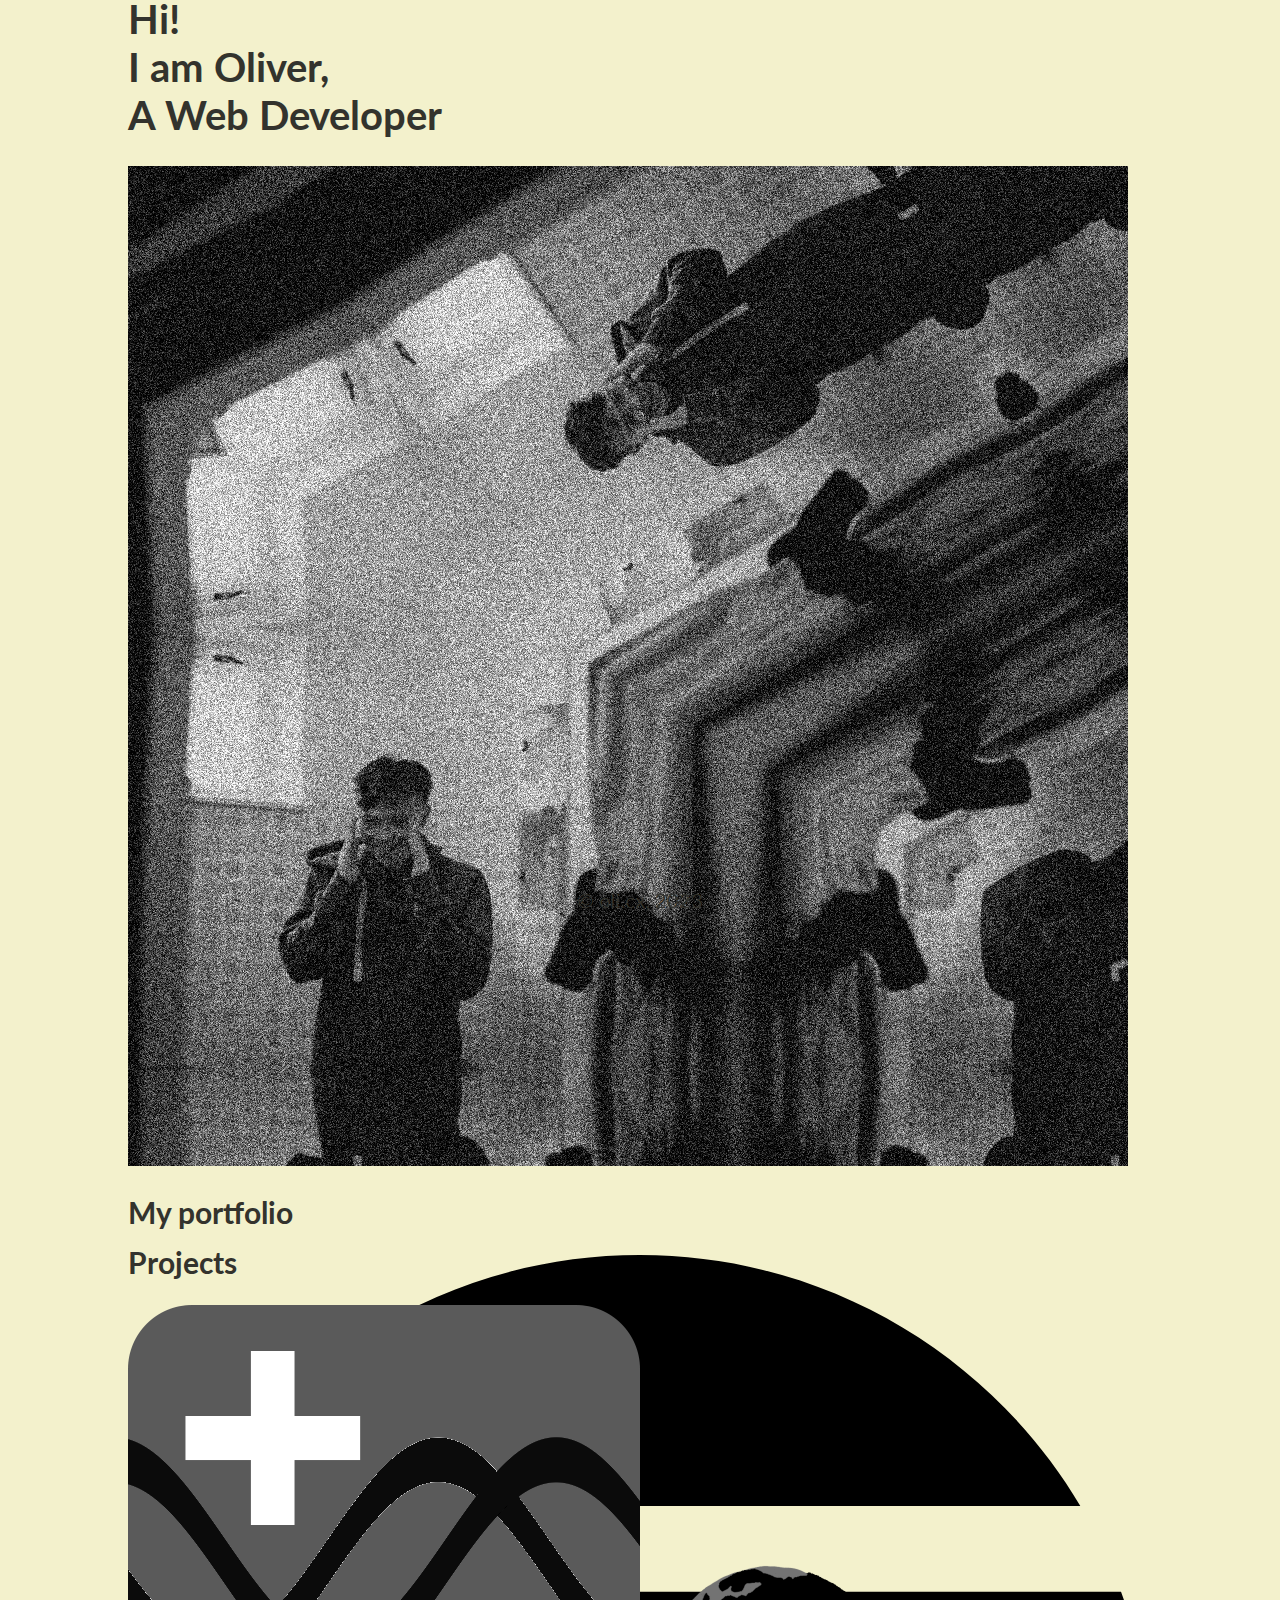
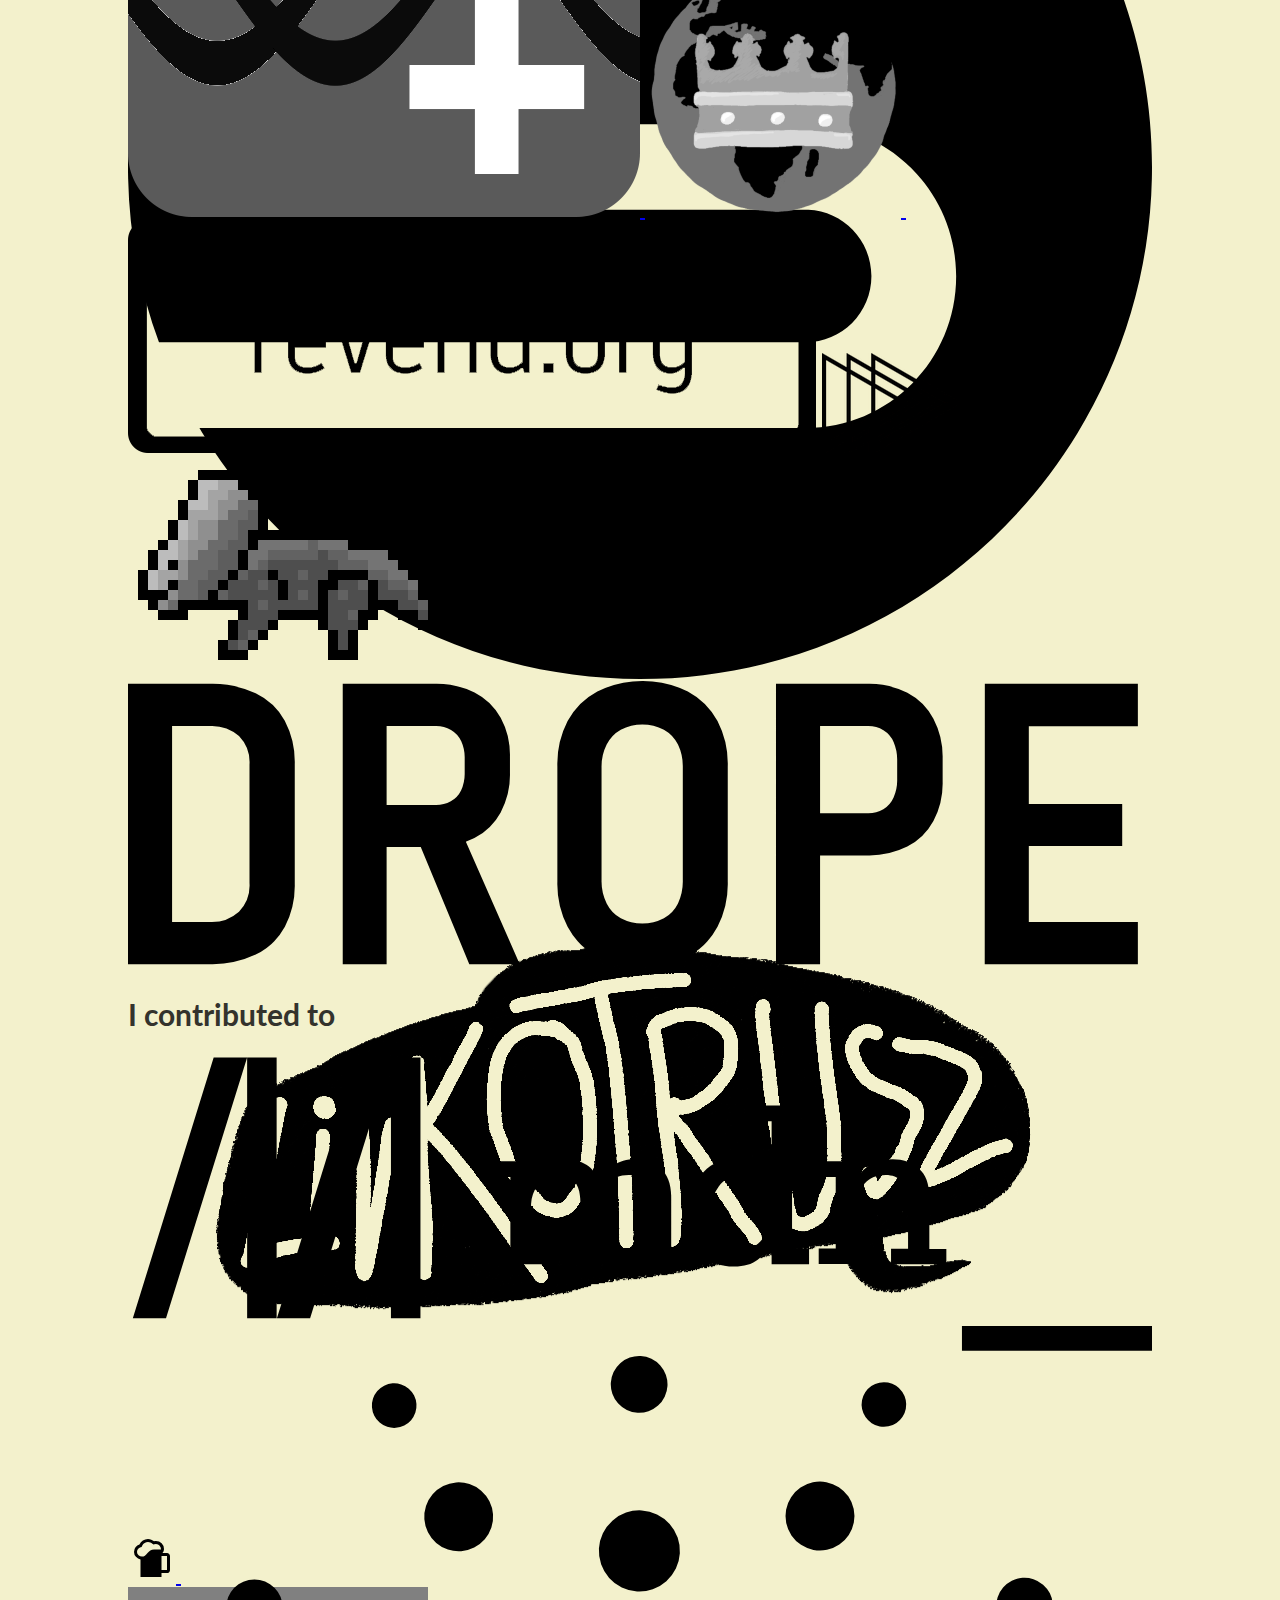
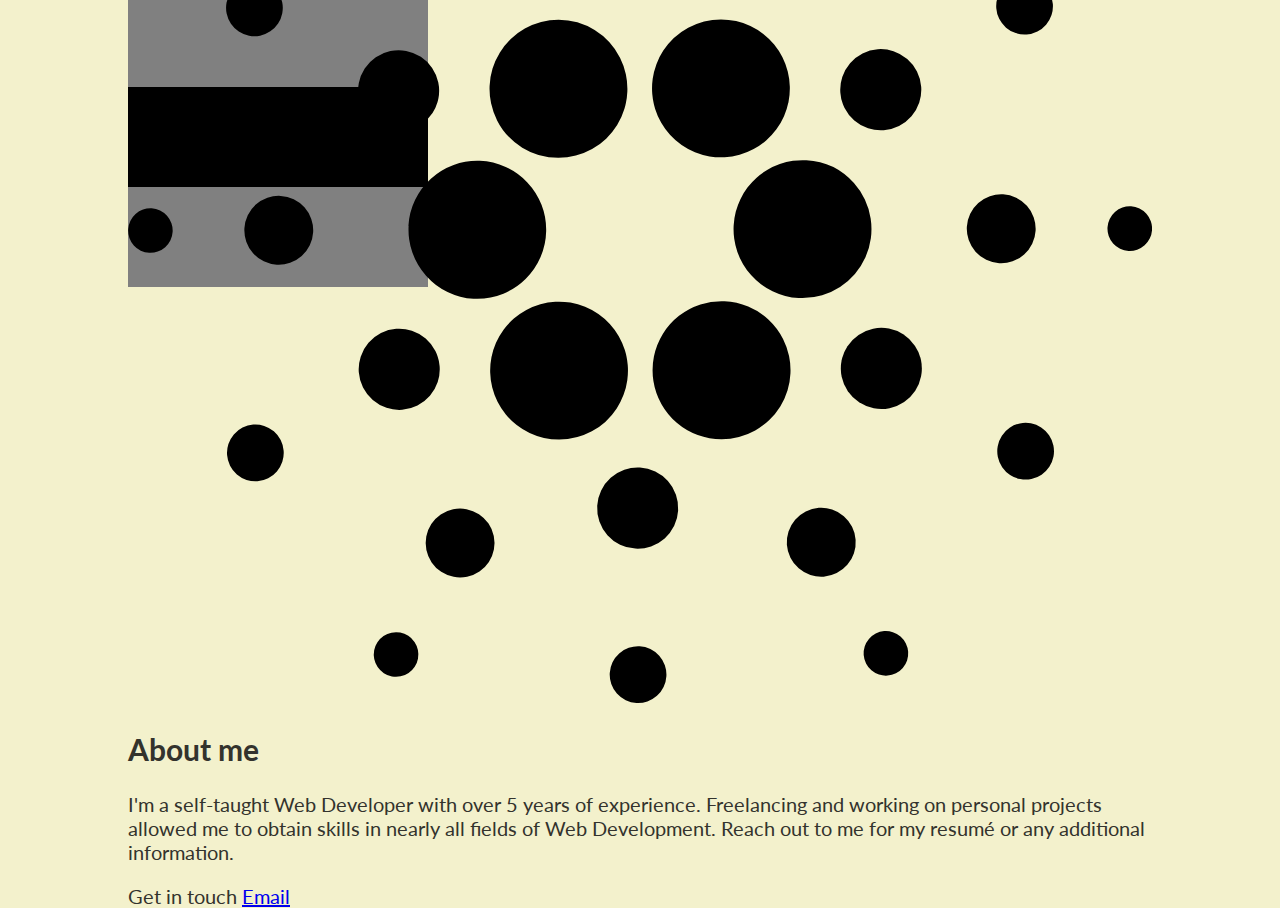
<file: index.html>
<!DOCTYPE html>
<html lang="en">
<head>
    <meta charset="UTF-8">
    <meta http-equiv="X-UA-Compatible" content="IE=edge">
    <meta name="viewport" content="width=device-width, initial-scale=1.0">
    <title>A web developer.</title>
    <link rel="preconnect" href="https://fonts.googleapis.com"><link rel="preconnect" href="https://fonts.gstatic.com" crossorigin><link href="https://fonts.googleapis.com/css2?family=Lato:wght@300;400;700;900&display=swap" rel="stylesheet">
    <link rel="stylesheet" href="/assets/style.css">
    <meta name="robots" content="noindex">
    <script src="assets/app.js" type="module"></script>
</head>
<body>
    <main>
        <header>
                <h1>Hi!<br>
                    I am Oliver,<br>
                    <span>A <span id="whoami" class="animated">Web Developer</span></span>
                </h1>
                <img src="/pictures/graphic.jpg" alt="">
        </header>
        <section>
            <h2>My portfolio</h2>
            <div class="carousel">
                <!-- Interstate Network -->
                <a href="https://interstate.network/" target="_blank">
                    <img src="./pictures/interstatenetwork.svg" alt="Interstate Network">
                </a>
                <!-- U faza -->
                <a href="https://kaviarenufaza.github.io/" target="_blank">
                    <img src="./pictures/ufaza.svg" alt="U Faza">
                </a>
                <!-- Liv -->
                <a href="https://vilinka.github.io/" target="_blank">
                    <img src="./pictures/liv.png" alt="Liv's art">
                </a>
                <!-- Berry Empire -->
                <a href="https://berryempire.cupertinoalliance.ca/" target="_blank">
                    <img src="./pictures/berryempire.svg" alt="Berry Empire">
                </a>
            </div>
        </section>
        <section id="portfolio">
            <h2>Projects</h2>
            <div class="carousel">
                <a href="/project/sdrpp/" target="_blank">
                    <img src="./pictures/sdrpp.png" alt="SDR++ Website Redesign">
                </a>
                <a href="https://micronear.cupertinoalliance.com" target="_blank">
                    <img src="./pictures/micronear.png" alt="Micronear">
                </a>
                <a href="/project/natours/" target="_blank">
                    <img src="./pictures/natours.png" alt="Natours">
                </a>

                <a disabled onclick="alert('Revend is an ebay-like online auction site I developed in Node.JS using WebSockets. It didn\'t catch up to the competition, and I can\'t justify keeping the server alive because of the costs.')">
                    <img src="./pictures/revend.png" alt="Revend">
                </a>
                <a href="/project/nexter/" target="_blank">
                    <img src="./pictures/nexter.png" alt="Nexter">
                </a>

                <!-- Bloomflare NFT -->
                <a href="./project/bloomflare/" target="_blank">
                    <img src="./pictures/bloomflare.png" alt="Bloomflare NFTs">
                </a>

                <a disabled onclick="alert(`Drope.io was a social network site I developed in PHP. Because the project didn't succeed, I decided not to continue hosting it.`)">
                    <img src="./pictures/drope.svg" alt="Drope.io">
                </a>
                <!--<a href="https://space.oli.cx" target="_blank">Space.oli.cx</a>-->
            </div>
        </section>
        <section>
            <h2>I contributed to</h2>
            <div class="carousel">
                <!-- MDN DOCS --> 
                <a href="https://developer.mozilla.org/en-US" target="_blank">
                    <img src="./pictures/mdn.svg" alt="MDN Web Docs">
                </a>
    
                <!-- ADA DEV PORTAL -->
                <a href="https://developers.cardano.org/" target="_blank">
                    <img src="./pictures/cardano.svg" alt="Cardano Developer Portal">
                </a>
            </div>

        </section>

        <section id="about">
            <h2>About me</h2>
            <p>
                I'm a self-taught Web Developer with over 5 years of experience.
                Freelancing and working on personal projects allowed me to obtain skills in nearly all fields of Web Development.
                Reach out to me for my resumé or any additional information.
            </p>
        </section>

        <section id="getintouch">
            <div>
                <span>Get in touch</span>
                <a class="button" target="_blank" href="#" onclick="window.location.href=atob('bWFpbHRvOm9wZXRyb3ZpY0Bwcm90b25tYWlsLmNvbQ==');">
                    <span>Email</span>
                </a>
            </div>
        </section>

    </main>
    <footer>
        <div class="content">
            <p>&copy; oli.cx, 2023</p>
        </div>
    </footer>
</body>
</html>
</file>
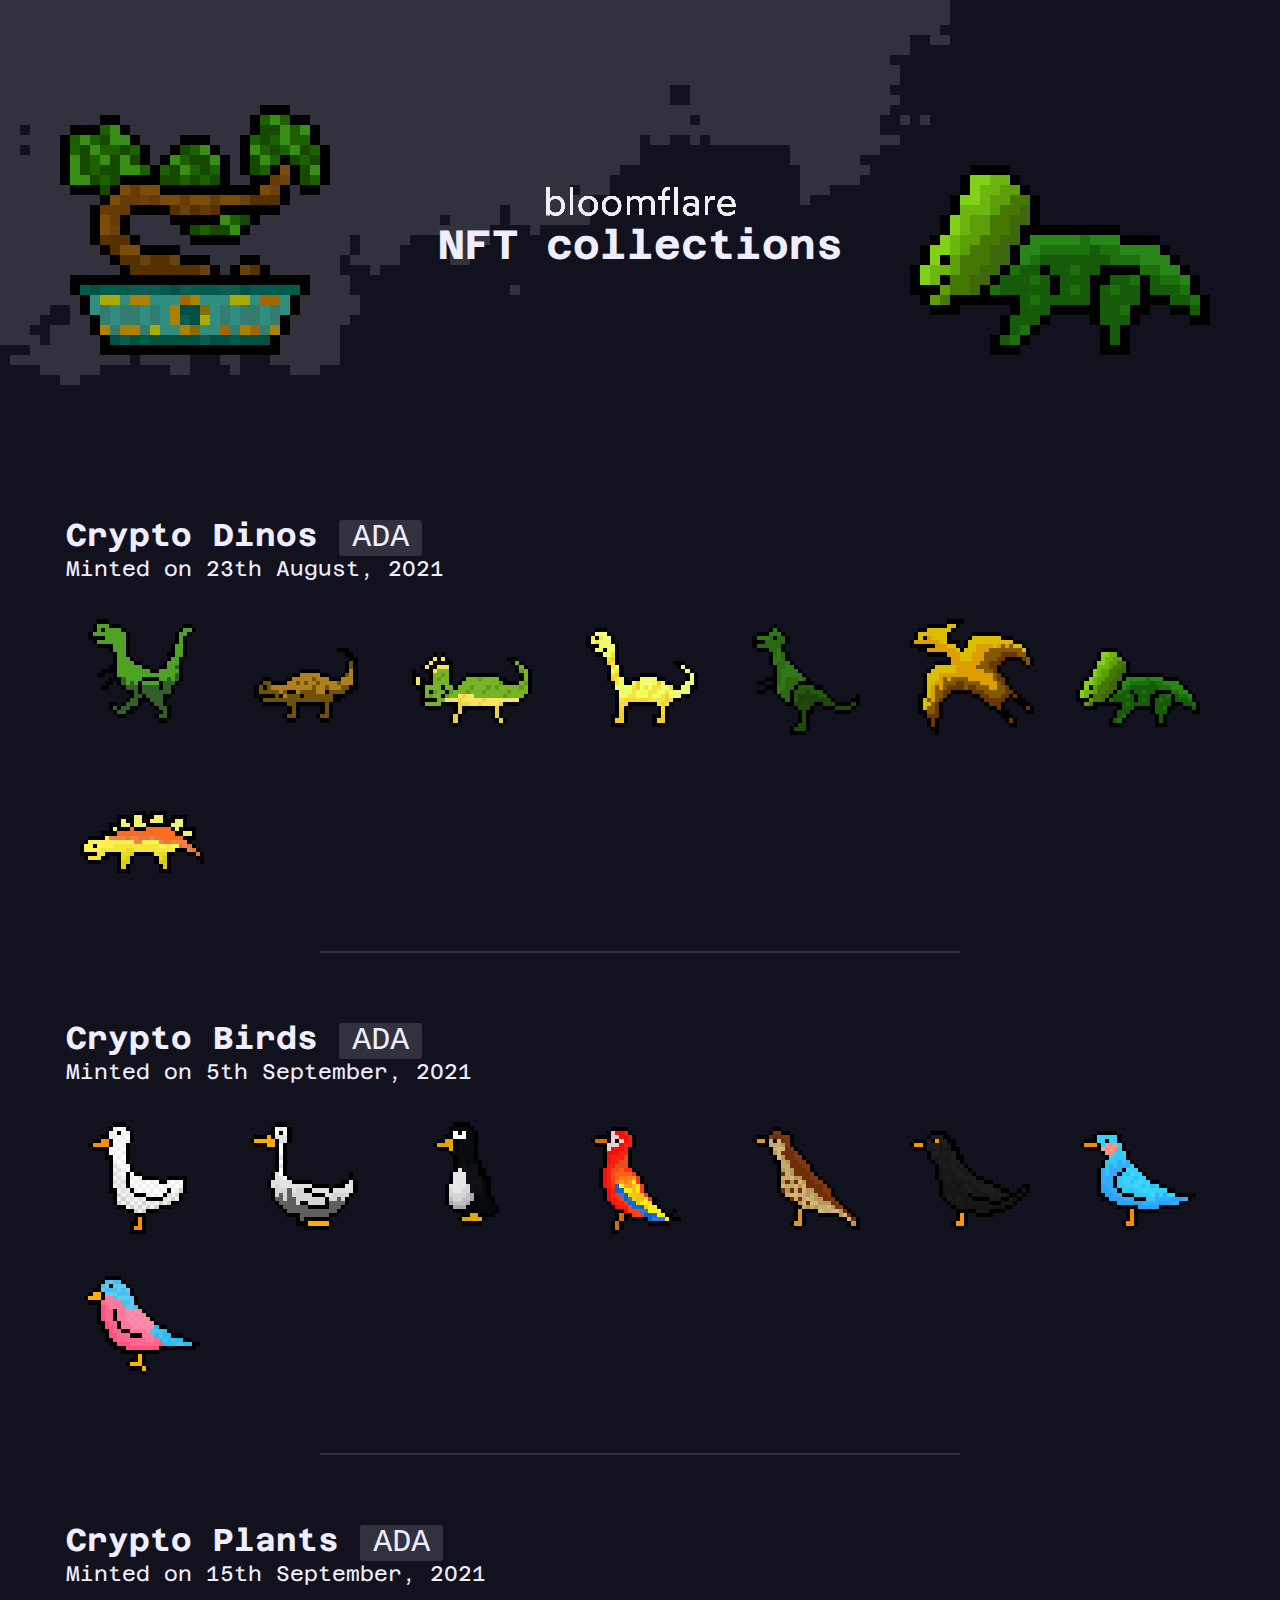
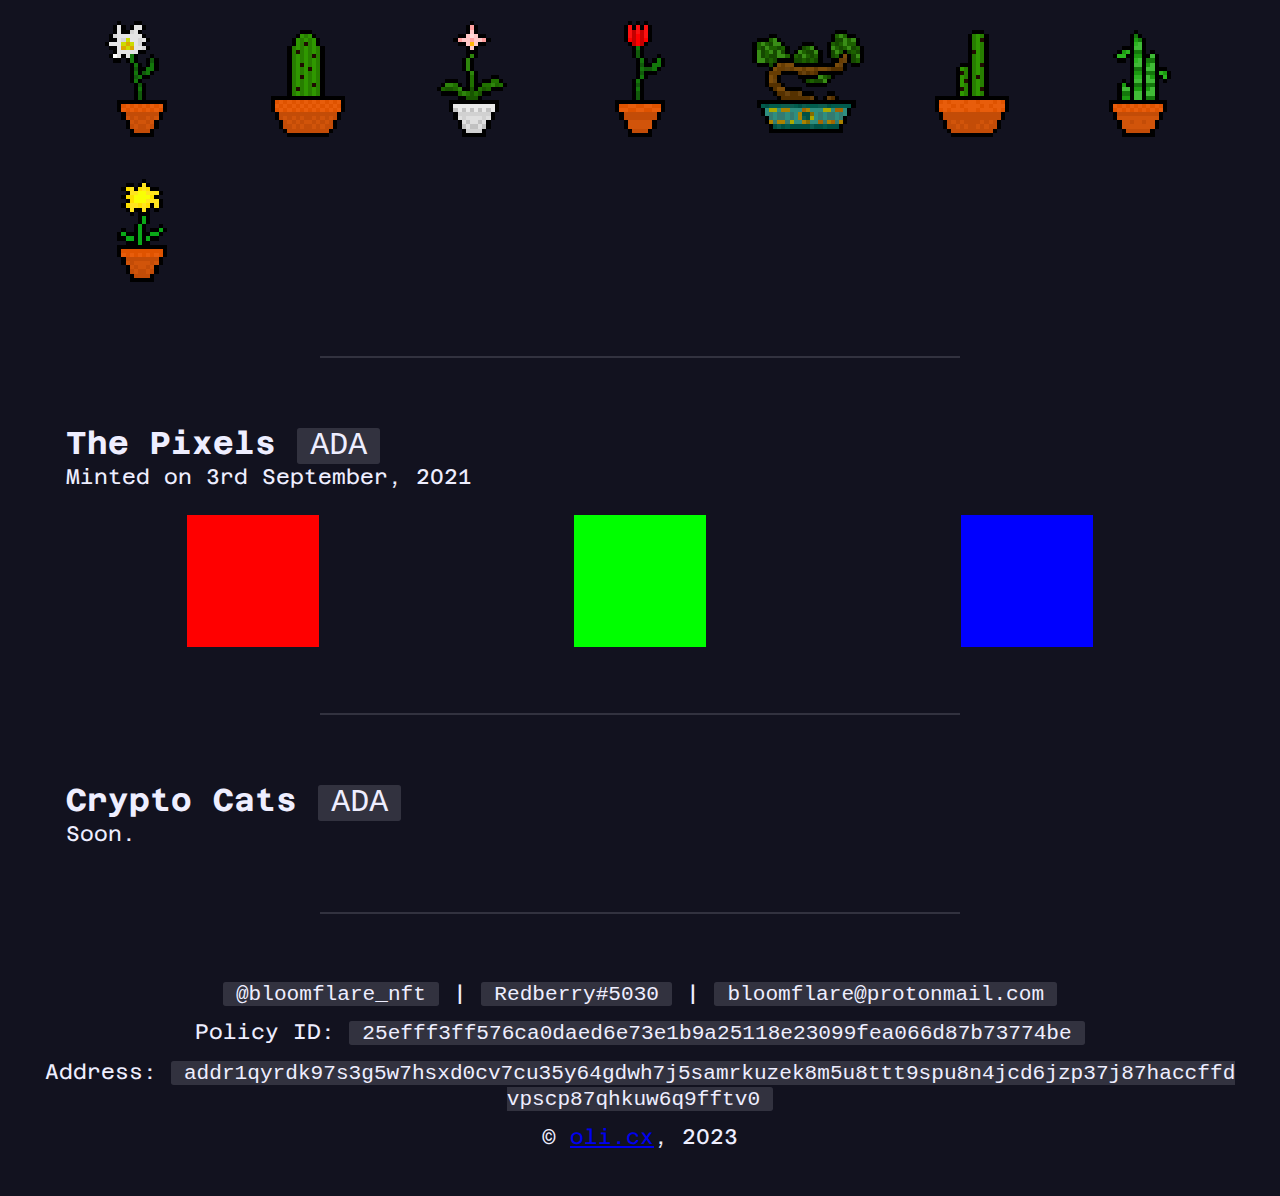
<file: project/bloomflare/index.html>
<!DOCTYPE html>
<html lang="en">
<head>
    <meta charset="UTF-8">
    <meta http-equiv="X-UA-Compatible" content="IE=edge">
    <meta name="viewport" content="width=device-width, initial-scale=1.0">
    <title>NFTs by bloomflare</title>
    <link rel="preconnect" href="https://fonts.googleapis.com">
    <link rel="preconnect" href="https://fonts.gstatic.com" crossorigin>
    <link href="https://fonts.googleapis.com/css2?family=Azeret+Mono:ital,wght@0,100;0,200;0,300;0,400;0,500;0,600;0,700;0,800;0,900;1,100;1,200;1,300;1,400;1,500;1,600;1,700;1,800;1,900&display=swap" rel="stylesheet">
    <link rel="stylesheet" href="./style.css">
    <meta property="og:description" content="Exclusive hand-drawn NFTs" />
    <meta property="og:title" content="bloomflare NFTs" />
    <meta property="og:image" content="./dinologo.png" />
    <meta name="robots" content="noindex">
    <meta name="theme-color" content="#155b09">
</head>
<body>
    <header>
        <img src="./bloomflare.png" alt="Bloomflare Logo" >
        <h1>NFT collections</h1>
    </header>
    <section id="dinos">
        <h2>Crypto Dinos <code>ADA</code></h2>
        <p>Minted on 23th August, 2021</p>
        <div class="gallery">
            <div>
                <img class="pixelart" src="./images/dinos/1.png" alt="ADADINO1">
                <div class="info">
                    <h3>ADADINO1</h3>
                    <span class="stock sold"></span>
                    <code>asset127e20m5c5d4ef8arhzn4c64u6m9syrtgjzgahw</code>
                </div>
            </div>
            <div>
                <img class="pixelart" src="./images/dinos/2.png" alt="ADADINO2">
                <div class="info">
                    <h3>ADADINO2</h3>
                    <span class="stock sold"></span>
                    <code>asset15c5rcs7jythda8tuuvuun9lxjcqjzr06zztymy</code>
                </div>
            </div>
            <div>
                <img class="pixelart" src="./images/dinos/3.png" alt="ADADINO3">
                <div class="info">
                    <h3>ADADINO3</h3>
                    <span class="stock sold"></span>
                    <code>asset1jhdhc4mpyv0ddjnx0wra74yqqz74d2zrtrpzdh</code>
                </div>
            </div>
            <div>
                <img class="pixelart" src="./images/dinos/4.png" alt="ADADINO4">
                <div class="info">
                    <h3>ADADINO4</h3>
                    <span class="price ada">25</span>
                    <code>asset15w8ve7hnuwyss79gmdsxwhsqgzstauvsgjh7yx</code>
                </div>
            </div>
            <div>
                <img class="pixelart" src="./images/dinos/5.png" alt="ADADINO5">
                <div class="info">
                    <h3>ADADINO5</h3>
                    <span class="price ada">25</span>
                    <code>asset123uvnxcdue2jlr3g4mh2gwuctkfztls6chyk39</code>
                </div>
            </div>
            <div>
                <img class="pixelart" src="./images/dinos/6.png" alt="ADADINO6">
                <div class="info">
                    <h3>ADADINO6</h3>
                    <span class="price ada">25</span>
                    <code>asset1pva4nlhc46thuzc6hf0pda56lt2dc7tjt2hleq</code>
                </div>
            </div>
            <div>
                <img class="pixelart" src="./images/dinos/7.png" alt="ADADINO7">
                <div class="info">
                    <h3>ADADINO7</h3>
                    <span class="price ada">25</span>
                    <code>asset1g8u9nwpnnhrgde609gmvcpzdq6yr7247fhe704</code>
                </div>
            </div>
            <div>
                <img class="pixelart" src="./images/dinos/8.png" alt="ADADINO8">
                <div class="info">
                    <h3>ADADINO8</h3>
                    <span class="stock sold"></span>
                    <code>asset1mru20t8j69a6ar6rhc4nw8mgv08hgc9d82y4l3</code>
                </div>
            </div>
        </div>
    </section>
    <section class="spacer"></section>
    <section id="birds">
        <h2>Crypto Birds <code>ADA</code></h2>
        <p>Minted on 5th September, 2021</p>
        <div class="gallery">
            <div>
                <img class="pixelart" src="./images/birds/1.png" alt="ADABIRD1">
                <div class="info">
                    <h3>ADABIRD1</h3>
                    <span class="stock sold"></span>
                    <code>asset1l7tv56dgdmdt8p59hwjwezgkpxclntkpfp4mmx</code>
                </div>
            </div>
            <div>
                <img class="pixelart" src="./images/birds/2.png" alt="ADABIRD2">
                <div class="info">
                    <h3>ADABIRD2</h3>
                    <span class="price ada">15</span>
                    <code>asset1s8u4ahf56slaxnx3f5y365n6mkuvutry6ue6er</code>
                </div>
            </div>
            <div>
                <img class="pixelart" src="./images/birds/3.png" alt="ADABIRD3">
                <div class="info">
                    <h3>ADABIRD3</h3>
                    <span class="stock sold"></span>
                    <code>asset1fmtjqpkl8urxjzh80qt60nr4vggdajvy4kgsrw</code>
                </div>
            </div>
            <div>
                <img class="pixelart" src="./images/birds/4.png" alt="ADABIRD4">
                <div class="info">
                    <h3>ADABIRD4</h3>
                    <span class="price ada">15</span>
                    <code>asset1x3dpvnsnm69qx2vt68s26tqapetalc30affk95</code>
                </div>
            </div>
            <div>
                <img class="pixelart" src="./images/birds/5.png" alt="ADABIRD5">
                <div class="info">
                    <h3>ADABIRD5</h3>
                    <span class="price ada">15</span>
                    <code>asset1gwrjpmmj288ku4ne489n9vfhykl0qskphu8zmd</code>
                </div>
            </div>
            <div>
                <img class="pixelart" src="./images/birds/6.png" alt="ADABIRD6">
                <div class="info">
                    <h3>ADABIRD6</h3>
                    <span class="stock sold"></span>
                    <code>asset1pllm0yghwe4t3jvz5dz072a5rqrgxlpvpnzknm</code>
                </div>
            </div>
            <div>
                <img class="pixelart" src="./images/birds/7.png" alt="ADABIRD7">
                <div class="info">
                    <h3>ADABIRD7</h3>
                    <span class="price ada">15</span>
                    <code>asset1yfk4hu9hj055q3umqf6ue9lez95ltfuc6nla24</code>
                </div>
            </div>
            <div>
                <img class="pixelart" src="./images/birds/8.png" alt="ADABIRD8">
                <div class="info">
                    <h3>ADABIRD8</h3>
                    <span class="price ada">15</span>
                    <code>asset18wvy6p6wtq6geywvfazhd5lpqzv6mgf03meex9</code>
                </div>
            </div>
        </div>
    </section>
    <section class="spacer"></section>
    <section id="plants">
        <h2>Crypto Plants <code>ADA</code></h2>
        <p>Minted on 15th September, 2021</p>
        <div class="gallery">
            <div>
                <img class="pixelart" src="./images/plants/1.png" alt="PLANT1">
                <div class="info">
                    <h3>PLANT1</h3>
                    <span class="price ada">15</span>
                    <code>asset1wuuyj6878a938k9mppty754rfsjsy9jne9cqyr</code>
                </div>
            </div>
            <div>
                <img class="pixelart" src="./images/plants/2.png" alt="PLANT2">
                <div class="info">
                    <h3>PLANT2</h3>
                    <span class="price ada">15</span>
                    <code>asset1gx4dcf7vpekz7vuwxr8ctl526yawx5skxrm5l8</code>
                </div>
            </div>
            <div>
                <img class="pixelart" src="./images/plants/3.png" alt="PLANT3">
                <div class="info">
                    <h3>PLANT3</h3>
                    <span class="price ada">15</span>
                    <code>asset1ttsenrl2vk9uklysl55sdppsdhhuh63nxakc8x</code>
                </div>
            </div>
            <div>
                <img class="pixelart" src="./images/plants/4.png" alt="PLANT4">
                <div class="info">
                    <h3>PLANT4</h3>
                    <span class="price ada">15</span>
                    <code>asset1443yqfz8lj8ntvnf5shehsse2y9q8xwjr2ry9c</code>
                </div>
            </div>
            <div>
                <img class="pixelart" src="./images/plants/5.png" alt="PLANT5">
                <div class="info">
                    <h3>PLANT5</h3>
                    <span class="stock sold"></span>
                    <code>asset137zlplu5sfufglslh69nscyfkf9wm47cqsqpjl</code>
                </div>
            </div>
            <div>
                <img class="pixelart" src="./images/plants/6.png" alt="PLANT6">
                <div class="info">
                    <h3>PLANT6</h3>
                    <span class="stock sold"></span>
                    <code>asset1wz5pe39fr3gkvc20napa8336eew2u48zhuh6gn</code>
                </div>
            </div>
            <div>
                <img class="pixelart" src="./images/plants/7.png" alt="PLANT7">
                <div class="info">
                    <h3>PLANT7</h3>
                    <span class="price ada">15</span>
                    <code>asset16uw79w2nk6k74g0dr7x35frr46sq7xa9sdl4ey</code>
                </div>
            </div>
            <div>
                <img class="pixelart" src="./images/plants/8.png" alt="PLANT8">
                <div class="info">
                    <h3>PLANT8</h3>
                    <span class="price ada">15</span>
                    <code>asset1860z85venrx6j6z5rr04nn6tzj4gj2xa7s849j</code>
                </div>
            </div>
        </div>
    </section>
    <section class="spacer"></section>
    <section id="pixels">
        <h2>The Pixels <code>ADA</code></h2>
        <p>Minted on 3rd September, 2021</p>
        <div class="gallery">
            <div>
                <img class="pixelart" src="./images/pixels/FF0000.png" alt="FF0000">
                <div class="info">
                    <h3>FF0000</h3>
                    <span class="stock sold"></span>
                    <code>The red pixel</code>
                    <code>asset1jx5n6csnphkff5223sqk62gtfvr63l0sakyug0</code>
                </div>
            </div>
            <div>
                <img class="pixelart" src="./images/pixels/00FF00.png" alt="00FF00">
                <div class="info">
                    <h3>00FF00</h3>
                    <span class="stock sold"></span>
                    <code>The green pixel</code>
                    <code>asset1z8dd4n0j4vk59u2aq5skztmz8lmugx9hv850st</code>
                </div>
            </div>
            <div>
                <img class="pixelart" src="./images/pixels/0000FF.png" alt="0000FF">
                <div class="info">
                    <h3>0000FF</h3>
                    <span class="price ada">100</span>
                    <code>The blue pixel</code>
                    <code>asset1m8ca86q8ymddx9kn7cnqfwx5snk5n73c7u8x07</code>
                </div>
            </div>
    </section>
    <section class="spacer"></section>
    <section id="dogs">
        <h2>Crypto Cats <code>ADA</code></h2>
        <p>Soon.</p>
    </section>
    <section class="spacer"></section>
    <section id="authenticity" class="hidden">
        <h2>Authenticity</h2>
        <div class="list">
            <div class="row">
                <div>Network</div>
                <div>Policy ID</div>
            </div>
            <div class="row">
                <div>ADA</div>
                <div>25efff3ff576ca0daed6e73e1b9a25118e23099fea066d87b73774be</div>
            </div>
            <div class="row">
                <div>ERG</div>
                <div>N/A</div>
            </div>
        </div>
    </section>
    <footer>
        <p><code>@bloomflare_nft</code> | <code>Redberry#5030</code> | <code>bloomflare@protonmail.com</code></p>
        <p>Policy ID: <code>25efff3ff576ca0daed6e73e1b9a25118e23099fea066d87b73774be</code></p>
        <p>Address: <code>addr1qyrdk97s3g5w7hsxd0cv7cu35y64gdwh7j5samrkuzek8m5u8ttt9spu8n4jcd6jzp37j87haccffdvpscp87qhkuw6q9fftv0</code></p>
        <p>&copy; <a href="https://dev.oli.cx">oli.cx</a>, 2023</p>
    </footer>
</body>
</html>
</file>
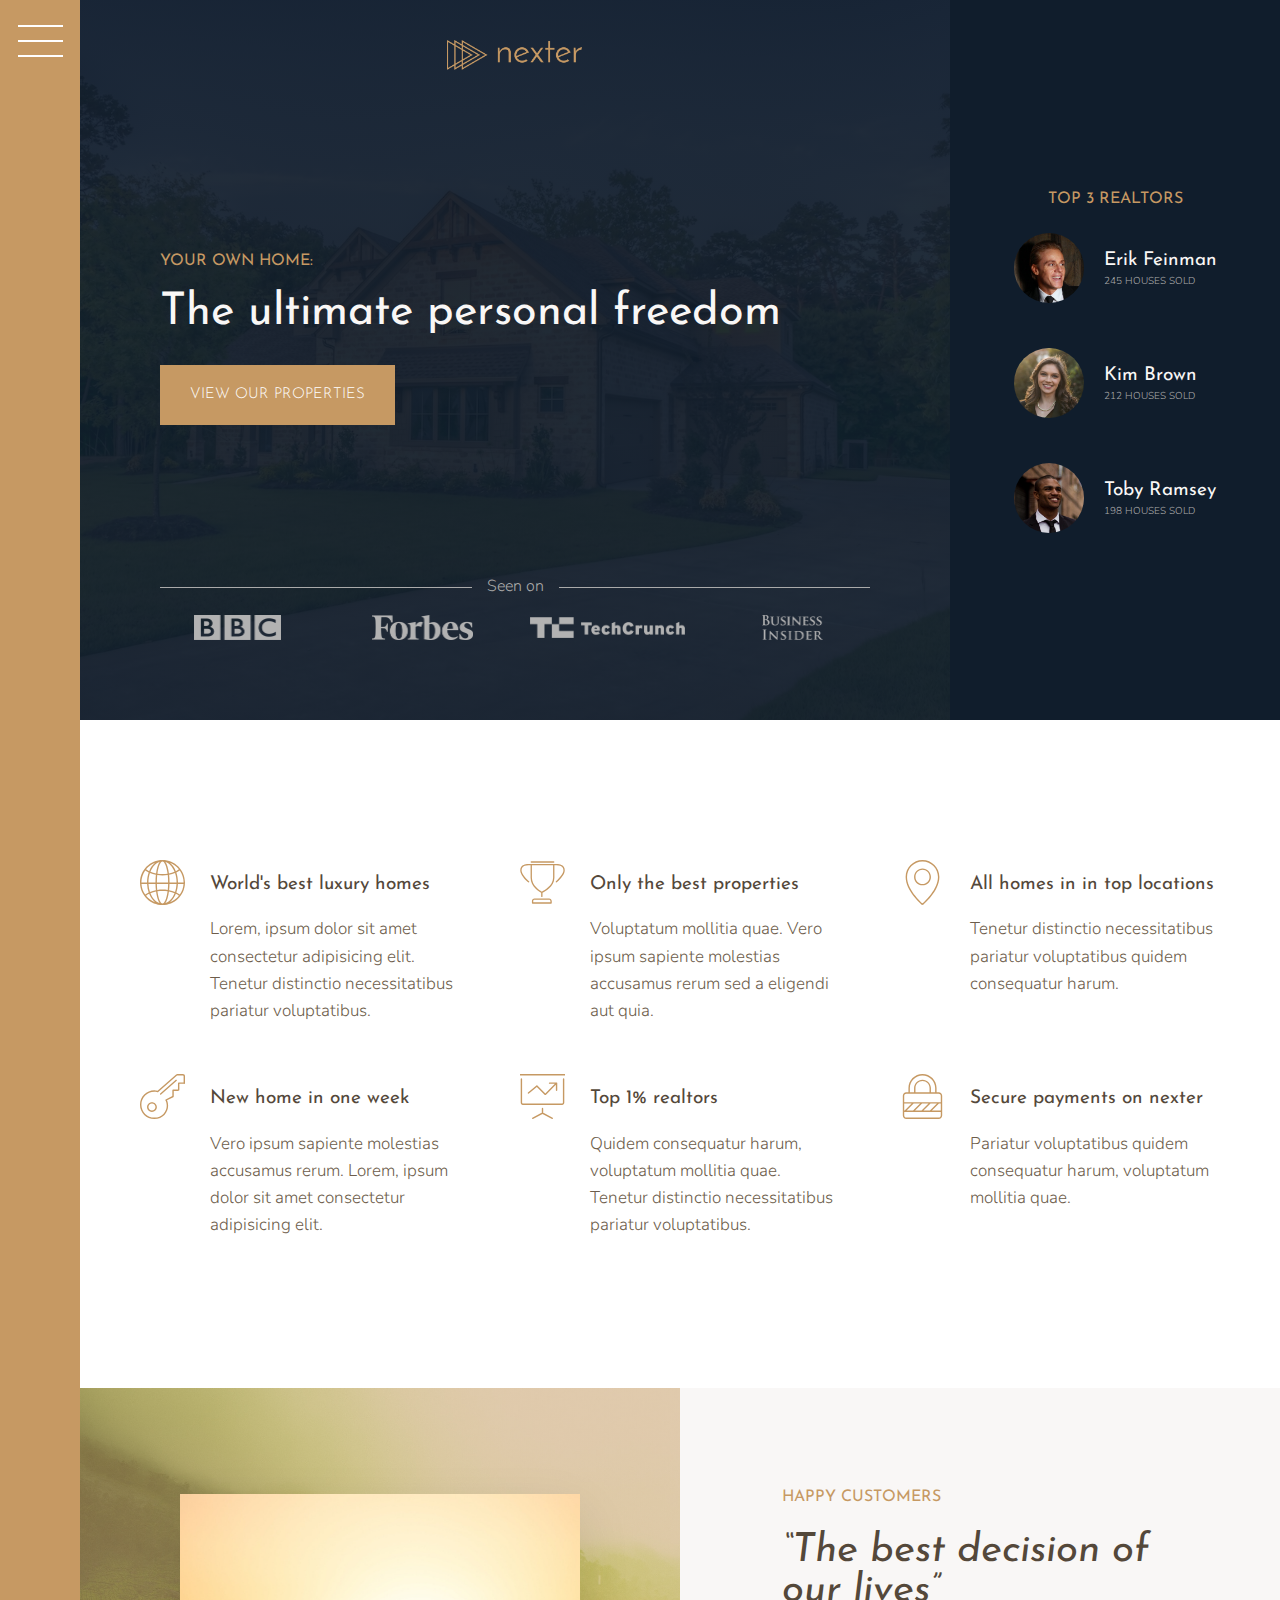
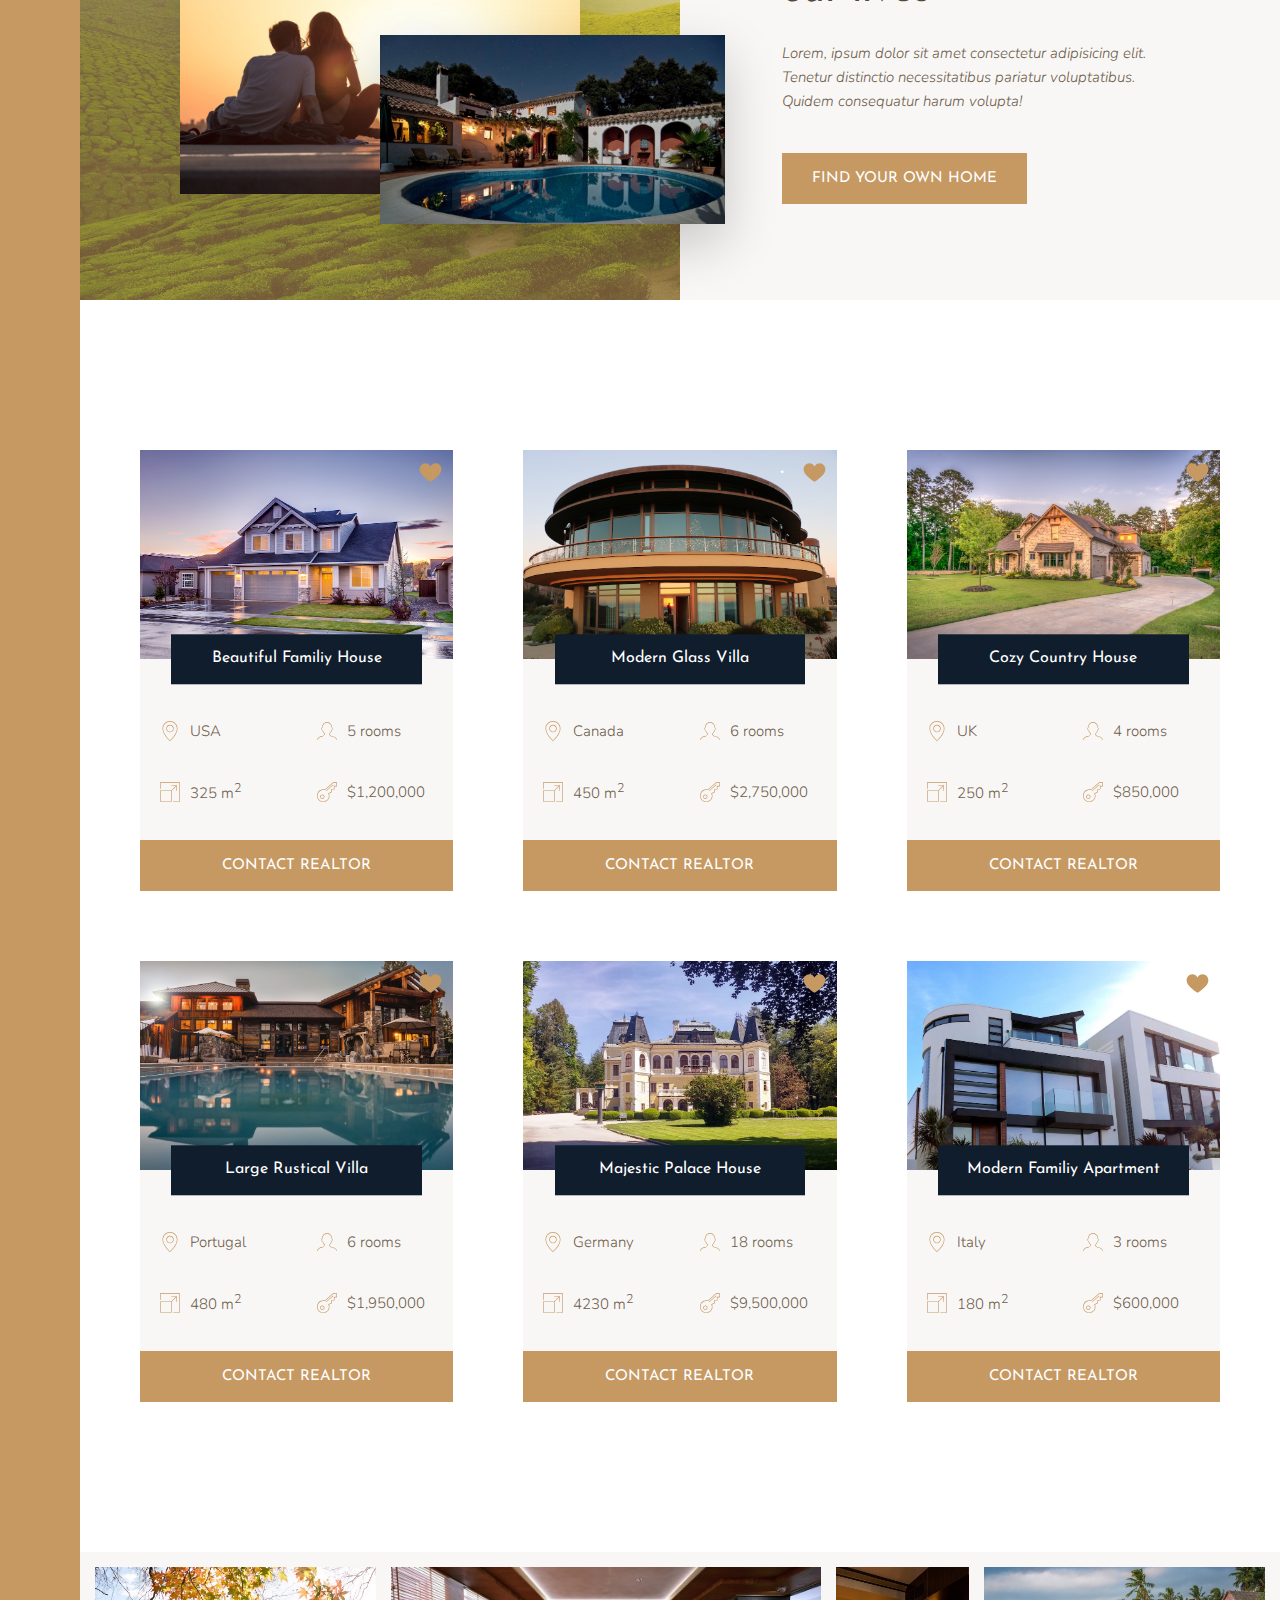
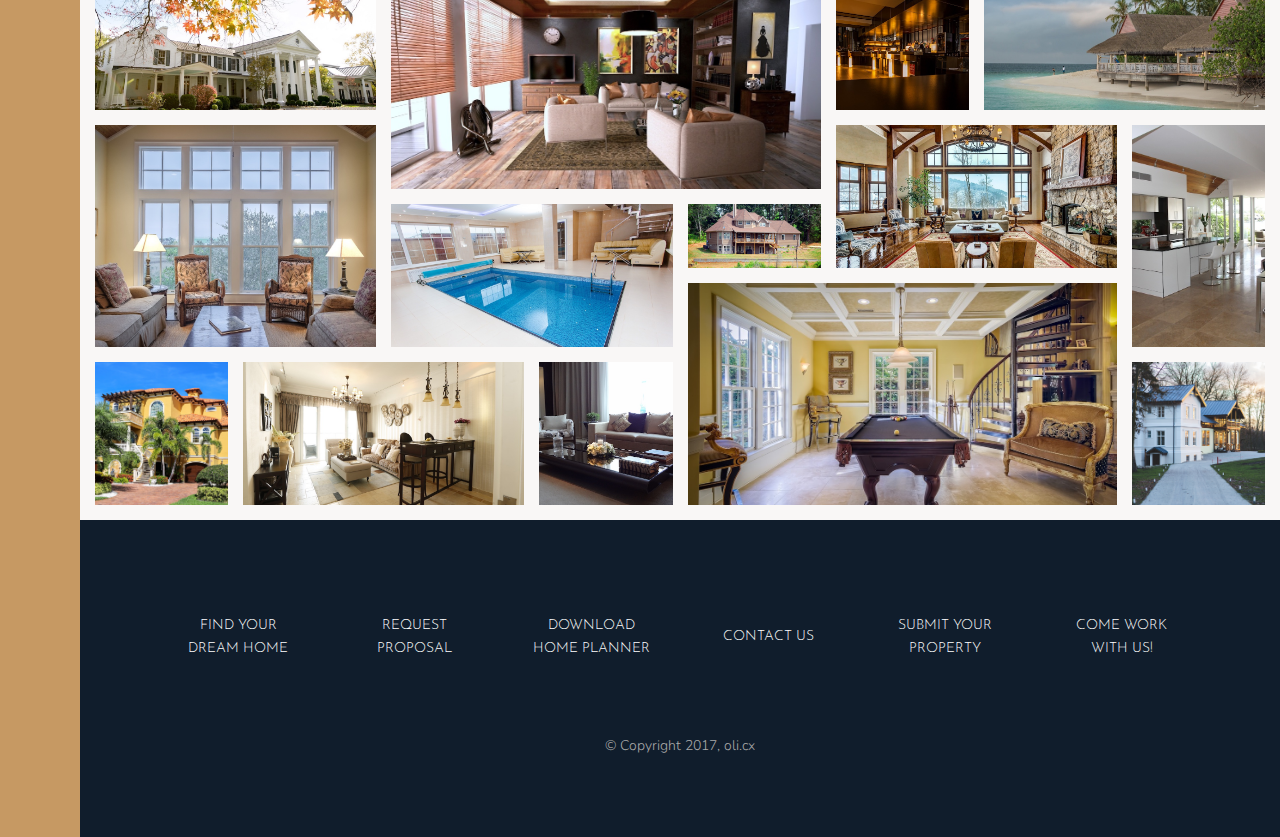
<file: project/nexter/index.html>
<!DOCTYPE html>
<html lang="en">
    <head>
        <meta charset="UTF-8">
        <meta name="viewport" content="width=device-width, initial-scale=1.0">
        <meta http-equiv="X-UA-Compatible" content="ie=edge">
        <meta name="robots" content="noindex">

        <link href="https://fonts.googleapis.com/css?family=Josefin+Sans:300,400,400i|Nunito:300,300i" rel="stylesheet">
        <link rel="stylesheet" href="css/style.css">
        <style>
            html {
                scroll-behavior: smooth;
            }
            a.btn {
                text-decoration: none;
            }
        </style>
        <link rel="shortcut icon" type="image/png" href="img/favicon.png">
        
        <title>nexter &mdash; your home, your freedom</title>
    </head>
    <body class="container">
        <div class="sidebar">
            <button class="nav-btn"></button>
        </div>

        <header class="header">
            <img src="img/logo.png" alt="Nexter logo" class="header__logo">
            <h3 class="heading-3">Your own home:</h3>
            <h1 class="heading-1">The ultimate personal freedom</h1>
            <a class="btn header__btn" href="#properties">View our properties</a>
            <div class="header__seenon-text">Seen on</div>
            <div class="header__seenon-logos">
                <img src="img/logo-bbc.png" alt="Seen on logo 1">
                <img src="img/logo-forbes.png" alt="Seen on logo 2">
                <img src="img/logo-techcrunch.png" alt="Seen on logo 3">
                <img src="img/logo-bi.png" alt="Seen on logo 4">
            </div>
        </header>

        <div class="realtors">
            <h3 class="heading-3">Top 3 Realtors</h3>
            <div class="realtors__list">
                <img src="img/realtor-1.jpeg" alt="Realtor 1" class="realtors__img">
                <div class="realtors__details">
                    <h4 class="heading-4 heading-4--light">Erik Feinman</h4>
                    <p class="realtors__sold">245 houses sold</p>
                </div>

                <img src="img/realtor-2.jpeg" alt="Realtor 2" class="realtors__img">
                <div class="realtors__details">
                    <h4 class="heading-4 heading-4--light">Kim Brown</h4>
                    <p class="realtors__sold">212 houses sold</p>
                </div>

                <img src="img/realtor-3.jpeg" alt="Realtor 3" class="realtors__img">
                <div class="realtors__details">
                    <h4 class="heading-4 heading-4--light">Toby Ramsey</h4>
                    <p class="realtors__sold">198 houses sold</p>
                </div>
            </div>
        </div>

        <section class="features">
            <div class="feature">
                <svg class="feature__icon">
                    <use xlink:href="img/sprite.svg#icon-global"></use>
                </svg>
                <h4 class="heading-4 heading-4--dark">World's best luxury homes</h4>
                <p class="feature__text">Lorem, ipsum dolor sit amet consectetur adipisicing elit. Tenetur distinctio necessitatibus pariatur voluptatibus.</p>
            </div>

            <div class="feature">
                <svg class="feature__icon">
                    <use xlink:href="img/sprite.svg#icon-trophy"></use>
                </svg>
                <h4 class="heading-4 heading-4--dark">Only the best properties</h4>
                <p class="feature__text">Voluptatum mollitia quae. Vero ipsum sapiente molestias accusamus rerum sed a eligendi aut quia.</p>
            </div>

            <div class="feature">
                <svg class="feature__icon">
                    <use xlink:href="img/sprite.svg#icon-map-pin"></use>
                </svg>
                <h4 class="heading-4 heading-4--dark">All homes in in top locations</h4>
                <p class="feature__text">Tenetur distinctio necessitatibus pariatur voluptatibus quidem consequatur harum.</p>
            </div>

            <div class="feature">
                <svg class="feature__icon">
                    <use xlink:href="img/sprite.svg#icon-key"></use>
                </svg>
                <h4 class="heading-4 heading-4--dark">New home in one week</h4>
                <p class="feature__text">Vero ipsum sapiente molestias accusamus rerum. Lorem, ipsum dolor sit amet consectetur adipisicing elit.</p>
            </div>

            <div class="feature">
                <svg class="feature__icon">
                    <use xlink:href="img/sprite.svg#icon-presentation"></use>
                </svg>
                <h4 class="heading-4 heading-4--dark">Top 1% realtors</h4>
                <p class="feature__text">Quidem consequatur harum, voluptatum mollitia quae. Tenetur distinctio necessitatibus pariatur voluptatibus.</p>
            </div>

            <div class="feature">
                <svg class="feature__icon">
                    <use xlink:href="img/sprite.svg#icon-lock"></use>
                </svg>
                <h4 class="heading-4 heading-4--dark">Secure payments on nexter</h4>
                <p class="feature__text">Pariatur voluptatibus quidem consequatur harum, voluptatum mollitia quae.</p>
            </div>
        </section>

        <div class="story__pictures">
            <img src="img/story-1.jpeg" alt="Couple with new house" class="story__img--1">
            <img src="img/story-2.jpeg" alt="New house" class="story__img--2">
        </div>

        <div class="story__content">
            <h3 class="heading-3 mb-sm">Happy Customers</h3>
            <h2 class="heading-2 heading-2--dark mb-md">&ldquo;The best decision of our lives&rdquo;</h2>
            <p class="story__text">
                Lorem, ipsum dolor sit amet consectetur adipisicing elit. Tenetur distinctio necessitatibus pariatur voluptatibus. Quidem consequatur harum volupta!
            </p>
            <button class="btn">Find your own home</button>
        </div>

        <section class="homes" id="properties">
            <div class="home">
                <img src="img/house-1.jpeg" alt="House 1" class="home__img">
                <svg class="home__like">
                    <use xlink:href="img/sprite.svg#icon-heart-full"></use>
                </svg>
                <h5 class="home__name">Beautiful Familiy House</h5>
                <div class="home__location">
                    <svg>
                        <use xlink:href="img/sprite.svg#icon-map-pin"></use>
                    </svg>
                    <p>USA</p>
                </div>
                <div class="home__rooms">
                    <svg>
                        <use xlink:href="img/sprite.svg#icon-profile-male"></use>
                    </svg>
                    <p>5 rooms</p>
                </div>
                <div class="home__area">
                    <svg>
                        <use xlink:href="img/sprite.svg#icon-expand"></use>
                    </svg>
                    <p>325 m<sup>2</sup></p>
                </div>
                <div class="home__price">
                    <svg>
                        <use xlink:href="img/sprite.svg#icon-key"></use>
                    </svg>
                    <p>$1,200,000</p>
                </div>
                <button class="btn home__btn">Contact realtor</button>
            </div>

            
            <div class="home">
                <img src="img/house-2.jpeg" alt="House 2" class="home__img">
                <svg class="home__like">
                    <use xlink:href="img/sprite.svg#icon-heart-full"></use>
                </svg>
                <h5 class="home__name">Modern Glass Villa</h5>
                <div class="home__location">
                    <svg>
                        <use xlink:href="img/sprite.svg#icon-map-pin"></use>
                    </svg>
                    <p>Canada</p>
                </div>
                <div class="home__rooms">
                    <svg>
                        <use xlink:href="img/sprite.svg#icon-profile-male"></use>
                    </svg>
                    <p>6 rooms</p>
                </div>
                <div class="home__area">
                    <svg>
                        <use xlink:href="img/sprite.svg#icon-expand"></use>
                    </svg>
                    <p>450 m<sup>2</sup></p>
                </div>
                <div class="home__price">
                    <svg>
                        <use xlink:href="img/sprite.svg#icon-key"></use>
                    </svg>
                    <p>$2,750,000</p>
                </div>
                <button class="btn home__btn">Contact realtor</button>
            </div>

            <div class="home">
                <img src="img/house-3.jpeg" alt="House 3" class="home__img">
                <svg class="home__like">
                    <use xlink:href="img/sprite.svg#icon-heart-full"></use>
                </svg>
                <h5 class="home__name">Cozy Country House</h5>
                <div class="home__location">
                    <svg>
                        <use xlink:href="img/sprite.svg#icon-map-pin"></use>
                    </svg>
                    <p>UK</p>
                </div>
                <div class="home__rooms">
                    <svg>
                        <use xlink:href="img/sprite.svg#icon-profile-male"></use>
                    </svg>
                    <p>4 rooms</p>
                </div>
                <div class="home__area">
                    <svg>
                        <use xlink:href="img/sprite.svg#icon-expand"></use>
                    </svg>
                    <p>250 m<sup>2</sup></p>
                </div>
                <div class="home__price">
                    <svg>
                        <use xlink:href="img/sprite.svg#icon-key"></use>
                    </svg>
                    <p>$850,000</p>
                </div>
                <button class="btn home__btn">Contact realtor</button>
            </div>

            <div class="home">
                <img src="img/house-4.jpeg" alt="House 4" class="home__img">
                <svg class="home__like">
                    <use xlink:href="img/sprite.svg#icon-heart-full"></use>
                </svg>
                <h5 class="home__name">Large Rustical Villa</h5>
                <div class="home__location">
                    <svg>
                        <use xlink:href="img/sprite.svg#icon-map-pin"></use>
                    </svg>
                    <p>Portugal</p>
                </div>
                <div class="home__rooms">
                    <svg>
                        <use xlink:href="img/sprite.svg#icon-profile-male"></use>
                    </svg>
                    <p>6 rooms</p>
                </div>
                <div class="home__area">
                    <svg>
                        <use xlink:href="img/sprite.svg#icon-expand"></use>
                    </svg>
                    <p>480 m<sup>2</sup></p>
                </div>
                <div class="home__price">
                    <svg>
                        <use xlink:href="img/sprite.svg#icon-key"></use>
                    </svg>
                    <p>$1,950,000</p>
                </div>
                <button class="btn home__btn">Contact realtor</button>
            </div>

            <div class="home">
                <img src="img/house-5.jpeg" alt="House 5" class="home__img">
                <svg class="home__like">
                    <use xlink:href="img/sprite.svg#icon-heart-full"></use>
                </svg>
                <h5 class="home__name">Majestic Palace House</h5>
                <div class="home__location">
                    <svg>
                        <use xlink:href="img/sprite.svg#icon-map-pin"></use>
                    </svg>
                    <p>Germany</p>
                </div>
                <div class="home__rooms">
                    <svg>
                        <use xlink:href="img/sprite.svg#icon-profile-male"></use>
                    </svg>
                    <p>18 rooms</p>
                </div>
                <div class="home__area">
                    <svg>
                        <use xlink:href="img/sprite.svg#icon-expand"></use>
                    </svg>
                    <p>4230 m<sup>2</sup></p>
                </div>
                <div class="home__price">
                    <svg>
                        <use xlink:href="img/sprite.svg#icon-key"></use>
                    </svg>
                    <p>$9,500,000</p>
                </div>
                <button class="btn home__btn">Contact realtor</button>
            </div>

            <div class="home">
                <img src="img/house-6.jpeg" alt="House 6" class="home__img">
                <svg class="home__like">
                    <use xlink:href="img/sprite.svg#icon-heart-full"></use>
                </svg>
                <h5 class="home__name">Modern Familiy Apartment</h5>
                <div class="home__location">
                    <svg>
                        <use xlink:href="img/sprite.svg#icon-map-pin"></use>
                    </svg>
                    <p>Italy</p>
                </div>
                <div class="home__rooms">
                    <svg>
                        <use xlink:href="img/sprite.svg#icon-profile-male"></use>
                    </svg>
                    <p>3 rooms</p>
                </div>
                <div class="home__area">
                    <svg>
                        <use xlink:href="img/sprite.svg#icon-expand"></use>
                    </svg>
                    <p>180 m<sup>2</sup></p>
                </div>
                <div class="home__price">
                    <svg>
                        <use xlink:href="img/sprite.svg#icon-key"></use>
                    </svg>
                    <p>$600,000</p>
                </div>
                <button class="btn home__btn">Contact realtor</button>
            </div>
        </section>


        <section class="gallery">
            <figure class="gallery__item gallery__item--1"><img src="img/gal-1.jpeg" alt="Gallery image 1" class="gallery__img"></figure>
            <figure class="gallery__item gallery__item--2"><img src="img/gal-2.jpeg" alt="Gallery image 2" class="gallery__img"></figure>
            <figure class="gallery__item gallery__item--3"><img src="img/gal-3.jpeg" alt="Gallery image 3" class="gallery__img"></figure>
            <figure class="gallery__item gallery__item--4"><img src="img/gal-4.jpeg" alt="Gallery image 4" class="gallery__img"></figure>
            <figure class="gallery__item gallery__item--5"><img src="img/gal-5.jpeg" alt="Gallery image 5" class="gallery__img"></figure>
            <figure class="gallery__item gallery__item--6"><img src="img/gal-6.jpeg" alt="Gallery image 6" class="gallery__img"></figure>
            <figure class="gallery__item gallery__item--7"><img src="img/gal-7.jpeg" alt="Gallery image 7" class="gallery__img"></figure>
            <figure class="gallery__item gallery__item--8"><img src="img/gal-8.jpeg" alt="Gallery image 8" class="gallery__img"></figure>
            <figure class="gallery__item gallery__item--9"><img src="img/gal-9.jpeg" alt="Gallery image 9" class="gallery__img"></figure>
            <figure class="gallery__item gallery__item--10"><img src="img/gal-10.jpeg" alt="Gallery image 10" class="gallery__img"></figure>
            <figure class="gallery__item gallery__item--11"><img src="img/gal-11.jpeg" alt="Gallery image 11" class="gallery__img"></figure>
            <figure class="gallery__item gallery__item--12"><img src="img/gal-12.jpeg" alt="Gallery image 12" class="gallery__img"></figure>
            <figure class="gallery__item gallery__item--13"><img src="img/gal-13.jpeg" alt="Gallery image 13" class="gallery__img"></figure>
            <figure class="gallery__item gallery__item--14"><img src="img/gal-14.jpeg" alt="Gallery image 14" class="gallery__img"></figure>


        </section>

        <footer class="footer">
            <ul class="nav">
                    <li class="nav__item"><a href="#" class="nav__link">Find your dream home</a></li>
                    <li class="nav__item"><a href="#" class="nav__link">Request proposal</a></li>
                    <li class="nav__item"><a href="#" class="nav__link">Download home planner</a></li>
                    <li class="nav__item"><a href="#" class="nav__link">Contact us</a></li>
                    <li class="nav__item"><a href="#" class="nav__link">Submit your property</a></li>
                    <li class="nav__item"><a href="#" class="nav__link">Come work with us!</a></li>
            </ul>
            <p class="copyright">
                &copy; Copyright 2017, oli.cx
            </p>
        </footer>
    </body>
</html>
</file>
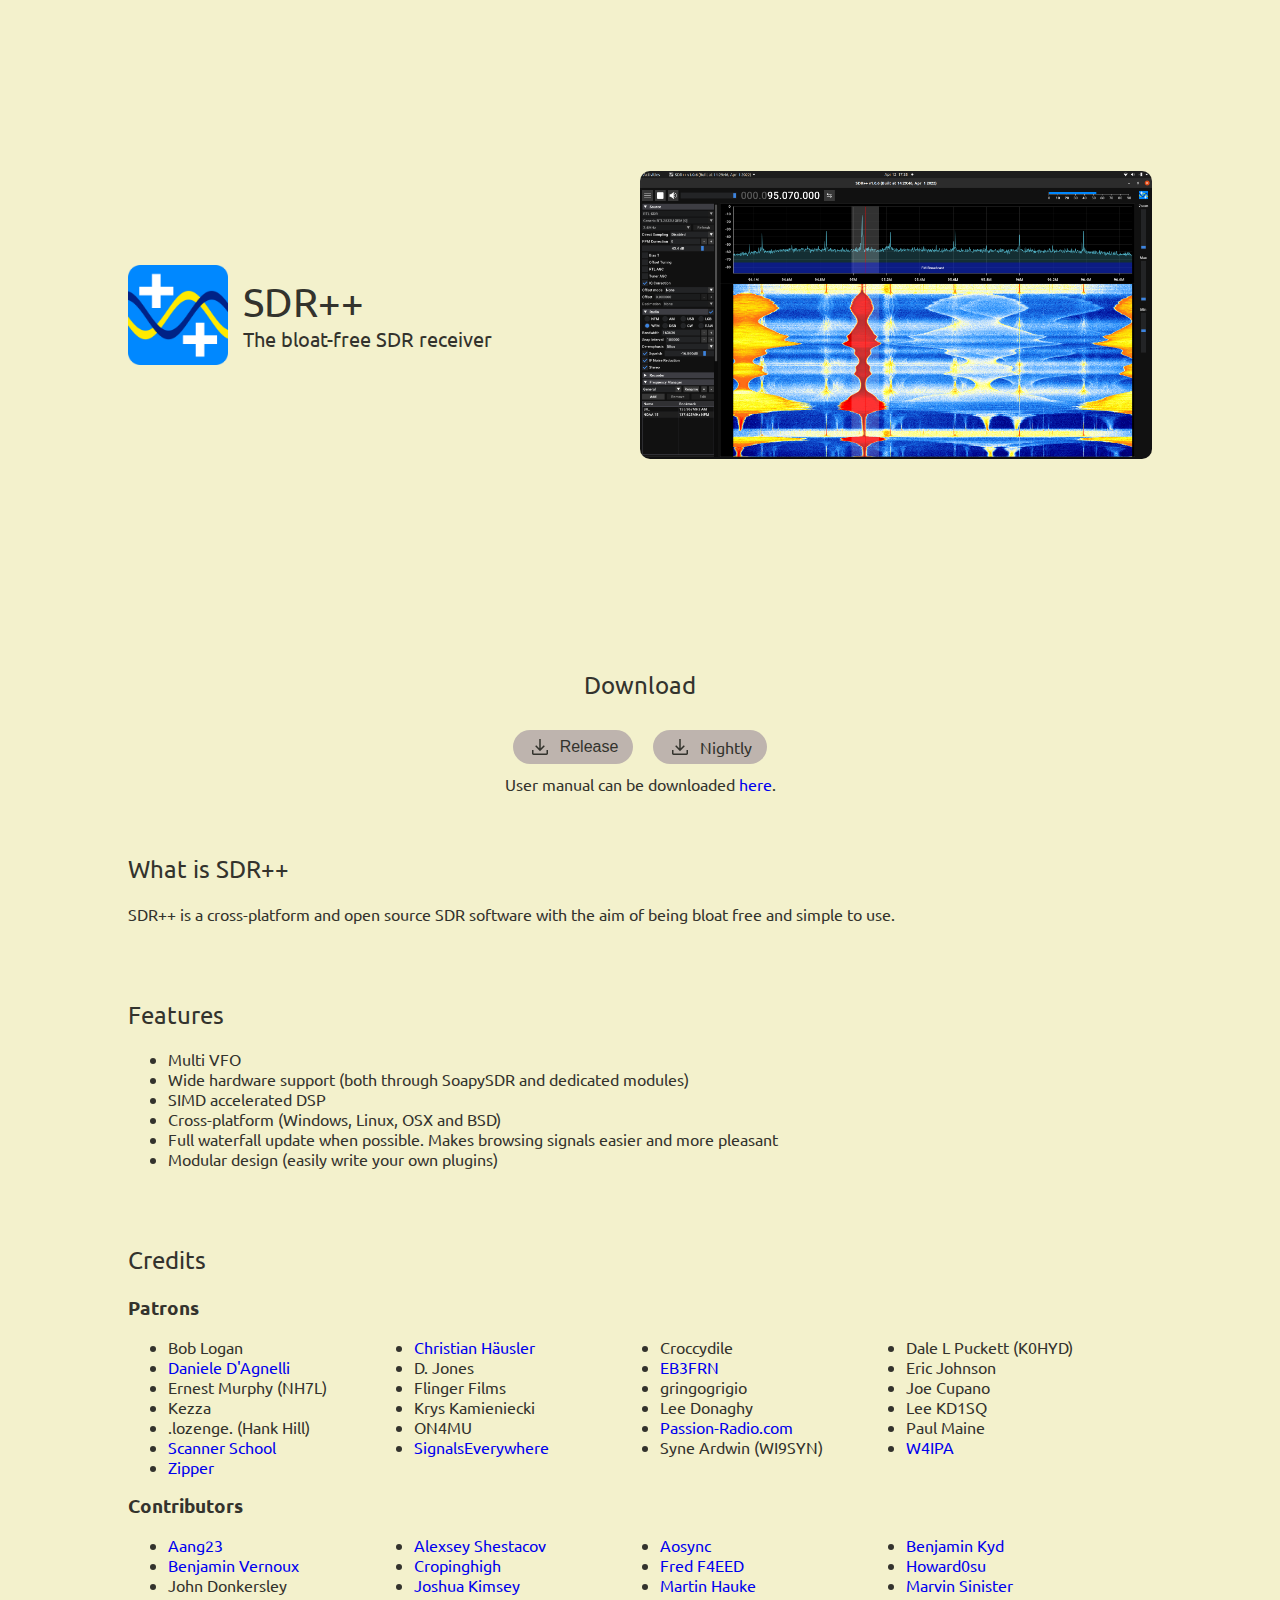
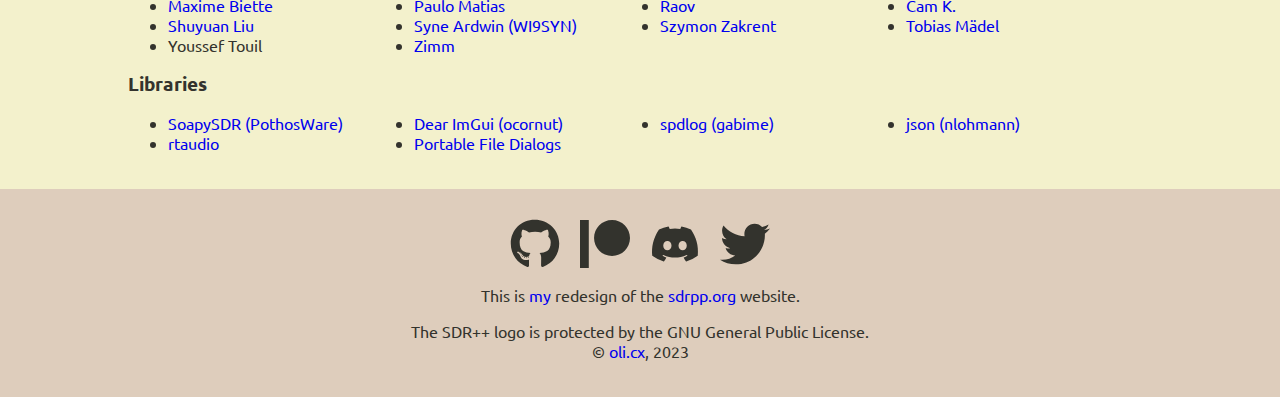
<file: project/sdrpp/index.html>
<html lang="en"><head>
    <meta charset="UTF-8">
    <meta http-equiv="X-UA-Compatible" content="IE=edge">
    <meta name="viewport" content="width=device-width, initial-scale=1.0">
    <title>SDR++ | The bloat-free SDR receiver</title>
    <link rel="preconnect" href="https://fonts.googleapis.com">
    <link rel="preconnect" href="https://fonts.gstatic.com" crossorigin>
    <link href="https://fonts.googleapis.com/css2?family=Ubuntu:wght@300;400;500;700&display=swap" rel="stylesheet">
    <link rel="stylesheet" href="./assets/style.css">
    <link rel="icon" type="image/x-icon" href="./assets/sdrpp.png">
    <script src="./assets/app.js" type="module"></script>
    <meta name="robots" content="noindex">

</head>
<body>
    <header>
            <div class="left">
                <div class="logo">
                    <img src="./assets/sdrpp.png" alt="SDR++ Logo">
                    <h1>
                        <span>SDR++</span>
                        <span>The bloat-free SDR receiver</span>
                    </h1>
                </div>
            </div>
            <img src="./assets/screenshot.png" alt="">
    </header>
    <section id="download">
        <div class="content">
            <h2>Download</h2>
            <div class="row">
                <button id="showreleases" class="button" >
                    <svg xmlns="http://www.w3.org/2000/svg" height="48" viewBox="0 96 960 960" width="48"><path d="M220 896q-24 0-42-18t-18-42V693h60v143h520V693h60v143q0 24-18 42t-42 18H220Zm260-153L287 550l43-43 120 120V256h60v371l120-120 43 43-193 193Z"/></svg>
                     Release
                </button>
                <a href="https://github.com/AlexandreRouma/SDRPlusPlus/releases/tag/nightly" target="_blank" class="button">
                    <svg xmlns="http://www.w3.org/2000/svg" height="48" viewBox="0 96 960 960" width="48"><path d="M220 896q-24 0-42-18t-18-42V693h60v143h520V693h60v143q0 24-18 42t-42 18H220Zm260-153L287 550l43-43 120 120V256h60v371l120-120 43 43-193 193Z"/></svg>
                     Nightly 
                </a>
            </div>
            <span>User manual can be downloaded <a href="./assets/manual.pdf" download="">here</a>.</span>

            <div id="releases">
                <h3>Latest release</h3>
                <span>Built <span id="time"></span></span>
                <div id="releaseslist"></div>
            </div>
        </div>
    </section>
    <section id="b">
        <div class="content">

            <div>
                <h2>What is SDR++</h2>
                <p>SDR++ is a cross-platform and open source SDR software with the aim of being bloat free and simple to use.            </p>    
            </div>

        </div>
        
    </section>
    <section id="b">
        <div class="content">
            <div>
                <h2>Features</h2>
                <ul>
                    <li>Multi VFO</li>
                    <li>Wide hardware support (both through SoapySDR and dedicated modules)</li>
                    <li>SIMD accelerated DSP</li>
                    <li>Cross-platform (Windows, Linux, OSX and BSD)</li>
                    <li>Full waterfall update when possible. Makes browsing signals easier and more pleasant</li>
                    <li>Modular design (easily write your own plugins)</li>
                </ul>
            </div>
        </div>
    </section>
    <section>
        <div class="content">
            <h2>Credits</h2>
            <h3>Patrons</h3>
            <ul class="collapsable">
                <li>Bob Logan</li>
                <li><a href="https://github.com/corvus-ch">Christian Häusler</a></li>
                <li>Croccydile</li>
                <li>Dale L Puckett (K0HYD)</li>
                <li><a href="https://linkedin.com/in/dagnelli">Daniele D'Agnelli</a></li>
                <li>D. Jones</li>
                <li><a href="https://www.eb3frn.net/">EB3FRN</a></li>
                <li>Eric Johnson</li>
                <li>Ernest Murphy (NH7L)</li>
                <li>Flinger Films</li>
                <li>gringogrigio</li>
                <li>Joe Cupano</li>
                <li>Kezza</li>
                <li>Krys Kamieniecki</li>
                <li>Lee Donaghy</li>
                <li>Lee KD1SQ</li>
                <li>.lozenge. (Hank Hill)</li>
                <li>ON4MU</li>
                <li><a href="https://passion-radio.com/">Passion-Radio.com</a></li>
                <li>Paul Maine</li>
                <li><a href="https://scannerschool.com/">Scanner School</a></li>
                <li><a href="https://signalseverywhere.com/">SignalsEverywhere</a></li>
                <li>Syne Ardwin (WI9SYN)</li>
                <li><a href="https://twitter.com/W4IPAstroke5">W4IPA</a></li>
                <li><a href="github.com/reppiZ">Zipper</a></li>
            </ul>
            <h3>Contributors</h3>
            <ul class="collapsable">
                <li><a href="https://github.com/Aang23">Aang23</a></li>
                <li><a href="https://github.com/wingrime">Alexsey Shestacov</a></li>
                <li><a href="https://github.com/aosync">Aosync</a></li>
                <li><a href="https://github.com/benkyd">Benjamin Kyd</a></li>
                <li><a href="https://github.com/bvernoux">Benjamin Vernoux</a></li>
                <li><a href="https://github.com/cropinghigh">Cropinghigh</a></li>
                <li><a href="http://f4eed.wordpress.com/">Fred F4EED</a></li>
                <li><a href="https://github.com/howard0su">Howard0su</a></li>
                <li>John Donkersley</li>
                <li><a href="https://github.com/JoshuaKimsey">Joshua Kimsey</a></li>
                <li><a href="https://github.com/mnhauke">Martin Hauke</a></li>
                <li><a href="https://github.com/marvin-sinister">Marvin Sinister</a></li>
                <li><a href="https://github.com/mbiette">Maxime Biette</a></li>
                <li><a href="https://github.com/thotypous">Paulo Matias</a></li>
                <li><a href="https://twitter.com/raov_birbtog">Raov</a></li>
                <li><a href="https://github.com/Starman0620">Cam K.</a></li>
                <li><a href="https://github.com/shuyuan-liu">Shuyuan Liu</a></li>
                <li><a href="https://esaille.me/">Syne Ardwin (WI9SYN)</a></li>
                <li><a href="https://github.com/zakrent">Szymon Zakrent</a></li>
                <li><a href="https://github.com/Manawyrm">Tobias Mädel</a></li>
                <li>Youssef Touil</li>
                <li><a href="https://github.com/invader-zimm">Zimm</a></li>
            </ul>
            <h3>Libraries</h3>
            <ul class="collapsable">
                <li><a href="https://github.com/pothosware/SoapySDR">SoapySDR (PothosWare)</a></li>
                <li><a href="https://github.com/ocornut/imgui">Dear ImGui (ocornut)</a></li>
                <li><a href="https://github.com/gabime/spdlog">spdlog (gabime)</a></li>
                <li><a href="https://github.com/nlohmann/json">json (nlohmann)</a></li>
                <li><a href="http://www.portaudio.com/">rtaudio</a></li>
                <li><a href="https://github.com/samhocevar/portable-file-dialogs">Portable File Dialogs</a></li>
            </ul>
        </div>
        
    </section>

    <footer>
        <div class="content">
            <div class="carousel">
                <a href="https://github.com/AlexandreRouma/SDRPlusPlus" target="_blank">
                    <svg xmlns="http://www.w3.org/2000/svg" viewBox="0 0 496 512"><!--! Font Awesome Pro 6.4.0 by @fontawesome - https://fontawesome.com License - https://fontawesome.com/license (Commercial License) Copyright 2023 Fonticons, Inc. --><path d="M165.9 397.4c0 2-2.3 3.6-5.2 3.6-3.3.3-5.6-1.3-5.6-3.6 0-2 2.3-3.6 5.2-3.6 3-.3 5.6 1.3 5.6 3.6zm-31.1-4.5c-.7 2 1.3 4.3 4.3 4.9 2.6 1 5.6 0 6.2-2s-1.3-4.3-4.3-5.2c-2.6-.7-5.5.3-6.2 2.3zm44.2-1.7c-2.9.7-4.9 2.6-4.6 4.9.3 2 2.9 3.3 5.9 2.6 2.9-.7 4.9-2.6 4.6-4.6-.3-1.9-3-3.2-5.9-2.9zM244.8 8C106.1 8 0 113.3 0 252c0 110.9 69.8 205.8 169.5 239.2 12.8 2.3 17.3-5.6 17.3-12.1 0-6.2-.3-40.4-.3-61.4 0 0-70 15-84.7-29.8 0 0-11.4-29.1-27.8-36.6 0 0-22.9-15.7 1.6-15.4 0 0 24.9 2 38.6 25.8 21.9 38.6 58.6 27.5 72.9 20.9 2.3-16 8.8-27.1 16-33.7-55.9-6.2-112.3-14.3-112.3-110.5 0-27.5 7.6-41.3 23.6-58.9-2.6-6.5-11.1-33.3 2.6-67.9 20.9-6.5 69 27 69 27 20-5.6 41.5-8.5 62.8-8.5s42.8 2.9 62.8 8.5c0 0 48.1-33.6 69-27 13.7 34.7 5.2 61.4 2.6 67.9 16 17.7 25.8 31.5 25.8 58.9 0 96.5-58.9 104.2-114.8 110.5 9.2 7.9 17 22.9 17 46.4 0 33.7-.3 75.4-.3 83.6 0 6.5 4.6 14.4 17.3 12.1C428.2 457.8 496 362.9 496 252 496 113.3 383.5 8 244.8 8zM97.2 352.9c-1.3 1-1 3.3.7 5.2 1.6 1.6 3.9 2.3 5.2 1 1.3-1 1-3.3-.7-5.2-1.6-1.6-3.9-2.3-5.2-1zm-10.8-8.1c-.7 1.3.3 2.9 2.3 3.9 1.6 1 3.6.7 4.3-.7.7-1.3-.3-2.9-2.3-3.9-2-.6-3.6-.3-4.3.7zm32.4 35.6c-1.6 1.3-1 4.3 1.3 6.2 2.3 2.3 5.2 2.6 6.5 1 1.3-1.3.7-4.3-1.3-6.2-2.2-2.3-5.2-2.6-6.5-1zm-11.4-14.7c-1.6 1-1.6 3.6 0 5.9 1.6 2.3 4.3 3.3 5.6 2.3 1.6-1.3 1.6-3.9 0-6.2-1.4-2.3-4-3.3-5.6-2z"/></svg>
                </a>
                <a href="https://www.patreon.com/ryzerth" target="_blank">
                    <svg xmlns="http://www.w3.org/2000/svg" viewBox="0 0 512 512"><!--! Font Awesome Pro 6.4.0 by @fontawesome - https://fontawesome.com License - https://fontawesome.com/license (Commercial License) Copyright 2023 Fonticons, Inc. --><path d="M512 194.8c0 101.3-82.4 183.8-183.8 183.8-101.7 0-184.4-82.4-184.4-183.8 0-101.6 82.7-184.3 184.4-184.3C429.6 10.5 512 93.2 512 194.8zM0 501.5h90v-491H0v491z"/></svg>
                </a>
                <a href="https://discord.gg/aFgWjyD" target="_blank">
                    <svg xmlns="http://www.w3.org/2000/svg" viewBox="0 0 640 512"><!--! Font Awesome Pro 6.4.0 by @fontawesome - https://fontawesome.com License - https://fontawesome.com/license (Commercial License) Copyright 2023 Fonticons, Inc. --><path d="M524.531,69.836a1.5,1.5,0,0,0-.764-.7A485.065,485.065,0,0,0,404.081,32.03a1.816,1.816,0,0,0-1.923.91,337.461,337.461,0,0,0-14.9,30.6,447.848,447.848,0,0,0-134.426,0,309.541,309.541,0,0,0-15.135-30.6,1.89,1.89,0,0,0-1.924-.91A483.689,483.689,0,0,0,116.085,69.137a1.712,1.712,0,0,0-.788.676C39.068,183.651,18.186,294.69,28.43,404.354a2.016,2.016,0,0,0,.765,1.375A487.666,487.666,0,0,0,176.02,479.918a1.9,1.9,0,0,0,2.063-.676A348.2,348.2,0,0,0,208.12,430.4a1.86,1.86,0,0,0-1.019-2.588,321.173,321.173,0,0,1-45.868-21.853,1.885,1.885,0,0,1-.185-3.126c3.082-2.309,6.166-4.711,9.109-7.137a1.819,1.819,0,0,1,1.9-.256c96.229,43.917,200.41,43.917,295.5,0a1.812,1.812,0,0,1,1.924.233c2.944,2.426,6.027,4.851,9.132,7.16a1.884,1.884,0,0,1-.162,3.126,301.407,301.407,0,0,1-45.89,21.83,1.875,1.875,0,0,0-1,2.611,391.055,391.055,0,0,0,30.014,48.815,1.864,1.864,0,0,0,2.063.7A486.048,486.048,0,0,0,610.7,405.729a1.882,1.882,0,0,0,.765-1.352C623.729,277.594,590.933,167.465,524.531,69.836ZM222.491,337.58c-28.972,0-52.844-26.587-52.844-59.239S193.056,219.1,222.491,219.1c29.665,0,53.306,26.82,52.843,59.239C275.334,310.993,251.924,337.58,222.491,337.58Zm195.38,0c-28.971,0-52.843-26.587-52.843-59.239S388.437,219.1,417.871,219.1c29.667,0,53.307,26.82,52.844,59.239C470.715,310.993,447.538,337.58,417.871,337.58Z"/></svg>
                </a>
                <a href="https://twitter.com/ryzerth" target="_blank">
                    <svg xmlns="http://www.w3.org/2000/svg" viewBox="0 0 512 512"><!--! Font Awesome Pro 6.4.0 by @fontawesome - https://fontawesome.com License - https://fontawesome.com/license (Commercial License) Copyright 2023 Fonticons, Inc. --><path d="M459.37 151.716c.325 4.548.325 9.097.325 13.645 0 138.72-105.583 298.558-298.558 298.558-59.452 0-114.68-17.219-161.137-47.106 8.447.974 16.568 1.299 25.34 1.299 49.055 0 94.213-16.568 130.274-44.832-46.132-.975-84.792-31.188-98.112-72.772 6.498.974 12.995 1.624 19.818 1.624 9.421 0 18.843-1.3 27.614-3.573-48.081-9.747-84.143-51.98-84.143-102.985v-1.299c13.969 7.797 30.214 12.67 47.431 13.319-28.264-18.843-46.781-51.005-46.781-87.391 0-19.492 5.197-37.36 14.294-52.954 51.655 63.675 129.3 105.258 216.365 109.807-1.624-7.797-2.599-15.918-2.599-24.04 0-57.828 46.782-104.934 104.934-104.934 30.213 0 57.502 12.67 76.67 33.137 23.715-4.548 46.456-13.32 66.599-25.34-7.798 24.366-24.366 44.833-46.132 57.827 21.117-2.273 41.584-8.122 60.426-16.243-14.292 20.791-32.161 39.308-52.628 54.253z"/></svg>
                </a>
            </div>
            <p>
                This is <a href="https://dev.oli.cx/" target="_blank">my</a> redesign of the <a href="https://sdrpp.org" target="_blank">sdrpp.org</a> website. <br>

                <p>
                    The SDR++ logo is protected by the GNU General Public License. <br>
                    © <a href="https://dev.oli.cx" target="_blank">oli.cx</a>, 2023 <br>
                </p>
            </p>

        </div>
    </footer>

</body>
</html>
</file>
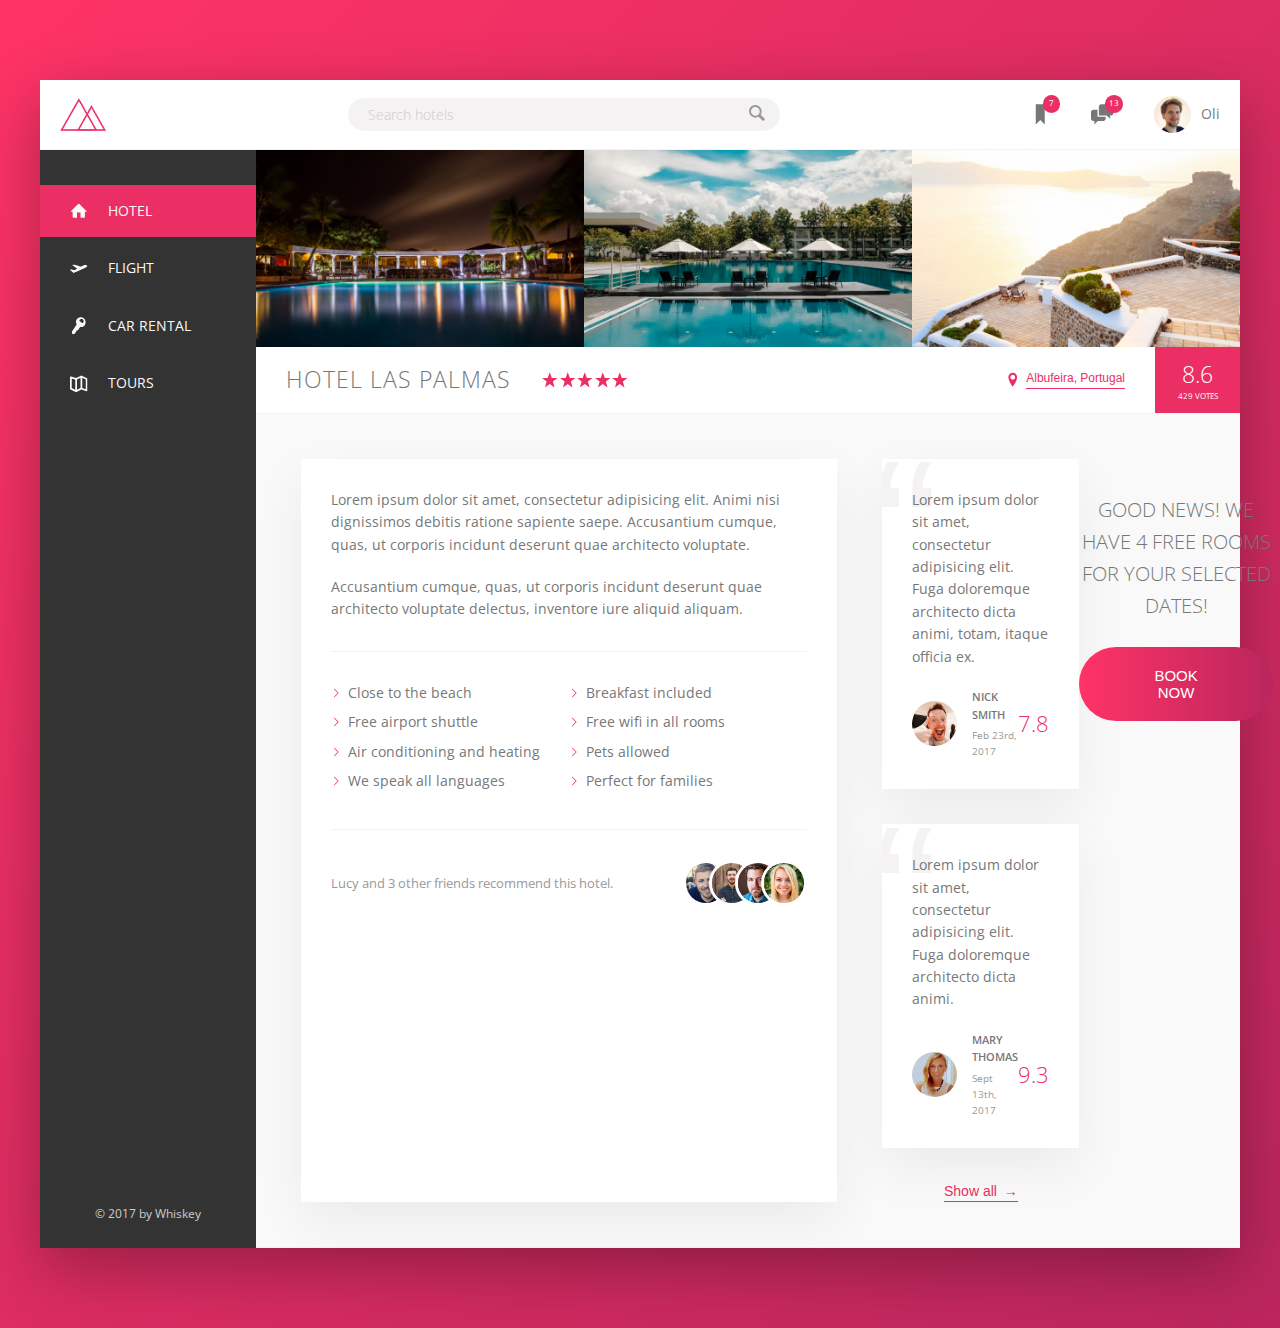
<file: project/trillo/index.html>
<!DOCTYPE html>
<html lang="en">
    <head>
        <meta charset="UTF-8">
        <meta name="viewport" content="width=device-width, initial-scale=1.0">
        
        <link href="https://fonts.googleapis.com/css?family=Open+Sans:300,400,600" rel="stylesheet">
        <link rel="stylesheet" href="css/style.css">
        <link rel="shortcut icon" type="image/png" href="img/favicon.png">
        <meta name="robots" content="noindex">

        <title>trillo &mdash; Your all-in-one booking app</title>
    </head>
    <body>
        <div class="container">
            <header class="header">
                <img src="img/logo.png" alt="trillo logo" class="logo">

                <form action="#" class="search">
                    <input type="text" class="search__input" placeholder="Search hotels">
                    <button class="search__button">
                        <svg class="search__icon">
                            <use xlink:href="img/sprite.svg#icon-magnifying-glass"></use>
                        </svg>
                    </button>
                </form>

                <nav class="user-nav">
                    <div class="user-nav__icon-box">
                        <svg class="user-nav__icon">
                            <use xlink:href="img/sprite.svg#icon-bookmark"></use>
                        </svg>
                        <span class="user-nav__notification">7</span>
                    </div>
                    <div class="user-nav__icon-box">
                        <svg class="user-nav__icon">
                            <use xlink:href="img/sprite.svg#icon-chat"></use>
                        </svg>
                        <span class="user-nav__notification">13</span>
                    </div>
                    <div class="user-nav__user">
                        <img src="img/user.jpg" alt="User photo" class="user-nav__user-photo">
                        <span class="user-nav__user-name">Oli</span>
                    </div>
                </nav>
            </header>


            <div class="content">
                <nav class="sidebar">
                    <ul class="side-nav">
                        <li class="side-nav__item side-nav__item--active">
                            <a href="#" class="side-nav__link">
                                <svg class="side-nav__icon">
                                    <use xlink:href="img/sprite.svg#icon-home"></use>
                                </svg>
                                <span>Hotel</span>
                            </a>
                        </li>
                        <li class="side-nav__item">
                            <a href="#" class="side-nav__link">
                                <svg class="side-nav__icon">
                                    <use xlink:href="img/sprite.svg#icon-aircraft-take-off"></use>
                                </svg>
                                <span>Flight</span>
                            </a>
                        </li>
                        <li class="side-nav__item">
                            <a href="#" class="side-nav__link">
                                <svg class="side-nav__icon">
                                    <use xlink:href="img/sprite.svg#icon-key"></use>
                                </svg>
                                <span>Car rental</span>
                            </a>
                        </li>
                        <li class="side-nav__item">
                            <a href="#" class="side-nav__link">
                                <svg class="side-nav__icon">
                                    <use xlink:href="img/sprite.svg#icon-map"></use>
                                </svg>
                                <span>Tours</span>
                            </a>
                        </li>
                    </ul>

                    <div class="legal">
                        &copy; 2017 by Whiskey
                    </div>
                </nav>



                <main class="hotel-view">
                    <div class="gallery">
                        <figure class="gallery__item">
                            <img src="img/hotel-1.jpg" alt="Photo of hotel 1" class="gallery__photo">
                        </figure>
                        <figure class="gallery__item">
                            <img src="img/hotel-2.jpg" alt="Photo of hotel 2" class="gallery__photo">
                        </figure>
                        <figure class="gallery__item">
                            <img src="img/hotel-3.jpg" alt="Photo of hotel 3" class="gallery__photo">
                        </figure>
                    </div>

                    <div class="overview">
                        <h1 class="overview__heading">
                            Hotel Las Palmas
                        </h1>

                        <div class="overview__stars">
                            <svg class="overview__icon-star">
                                <use xlink:href="img/sprite.svg#icon-star"></use>
                            </svg>
                            <svg class="overview__icon-star">
                                <use xlink:href="img/sprite.svg#icon-star"></use>
                            </svg>
                            <svg class="overview__icon-star">
                                <use xlink:href="img/sprite.svg#icon-star"></use>
                            </svg>
                            <svg class="overview__icon-star">
                                <use xlink:href="img/sprite.svg#icon-star"></use>
                            </svg>
                            <svg class="overview__icon-star">
                                <use xlink:href="img/sprite.svg#icon-star"></use>
                            </svg>
                        </div>

                        <div class="overview__location">
                            <svg class="overview__icon-location">
                                <use xlink:href="img/sprite.svg#icon-location-pin"></use>
                            </svg>
                            <button class="btn-inline">Albufeira, Portugal</button>
                        </div>

                        <div class="overview__rating">
                            <div class="overview__rating-average">8.6</div>
                            <div class="overview__rating-count">429 votes</div>
                        </div>
                    </div>

                    <div class="detail">
                        <div class="description">
                            <p class="paragraph">
                                Lorem ipsum dolor sit amet, consectetur adipisicing elit. Animi nisi dignissimos debitis ratione sapiente saepe. Accusantium cumque, quas, ut corporis incidunt deserunt quae architecto voluptate.
                            </p>
                            <p class="paragraph">
                                Accusantium cumque, quas, ut corporis incidunt deserunt quae architecto voluptate delectus, inventore iure aliquid aliquam.
                            </p>
                            <ul class="list">
                                <li class="list__item">Close to the beach</li>
                                <li class="list__item">Breakfast included</li>
                                <li class="list__item">Free airport shuttle</li>
                                <li class="list__item">Free wifi in all rooms</li>
                                <li class="list__item">Air conditioning and heating</li>
                                <li class="list__item">Pets allowed</li>
                                <li class="list__item">We speak all languages</li>
                                <li class="list__item">Perfect for families</li>
                            </ul>
                            <div class="recommend">
                                <p class="recommend__count">
                                    Lucy and 3 other friends recommend this hotel.
                                </p>
                                <div class="recommend__friends">
                                    <img src="img/user-3.jpg" alt="Friend 1" class="recommend__photo">
                                    <img src="img/user-4.jpg" alt="Friend 2" class="recommend__photo">
                                    <img src="img/user-5.jpg" alt="Friend 3" class="recommend__photo">
                                    <img src="img/user-6.jpg" alt="Friend 4" class="recommend__photo">
                                </div>
                            </div>
                        </div>

                        <div class="user-reviews">
                            <figure class="review">
                                <blockquote class="review__text">
                                    Lorem ipsum dolor sit amet, consectetur adipisicing elit. Fuga doloremque architecto dicta animi, totam, itaque officia ex.
                                </blockquote>
                                <figcaption class="review__user">
                                    <img src="img/user-1.jpg" alt="User 1" class="review__photo">
                                    <div class="review__user-box">
                                        <p class="review__user-name">Nick Smith</p>
                                        <p class="review__user-date">Feb 23rd, 2017</p>
                                    </div>
                                    <div class="review__rating">7.8</div>
                                </figcaption>
                            </figure>

                            <figure class="review">
                                <blockquote class="review__text">
                                    Lorem ipsum dolor sit amet, consectetur adipisicing elit. Fuga doloremque architecto dicta animi.
                                </blockquote>
                                <figcaption class="review__user">
                                    <img src="img/user-2.jpg" alt="User 1" class="review__photo">
                                    <div class="review__user-box">
                                        <p class="review__user-name">Mary Thomas</p>
                                        <p class="review__user-date">Sept 13th, 2017</p>
                                    </div>
                                    <div class="review__rating">9.3</div>
                                </figcaption>
                            </figure>

                            <button class="btn-inline">Show all <span>&rarr;</span></button>
                        </div>

                        <div class="cta">
                            <h2 class="cta__book-now">
                                Good news! We have 4 free rooms for your selected dates!
                            </h2>
                            <button class="btn">
                                <span class="btn__visible">Book now</span>
                                <span class="btn__invisible">Only 4 rooms left</span>
                            </button>
                        </div>

                    </div>


                </main>
            </div>
        </div>
    </body>
</html>
</file>
<file: assets/style.css>
:root {
    --positive: #33332d;
    --negative: #f3f1cc;
    --primary: rgb(16, 208, 214);

    --padding: 2rem;
} 

*,*::before,*::after {
    box-sizing: border-box;
    max-width: 100%;
    max-height: 100%;
}

html {
    font-size: 62.5%;
    scroll-behavior: smooth;
    display: flex;
    height: 100%;
}

::-webkit-scrollbar {
    width: 10px;
}
  
  /* Track */
::-webkit-scrollbar-track {
    background: var(--positive); 
}

/* Handle */
::-webkit-scrollbar-thumb {
    background: #888; 
}

/* Handle on hover */
::-webkit-scrollbar-thumb:hover {
    background: #555; 
}

body {
    margin: 0;
    width: 100vw;
    font-size: 2rem;
    display: flex;
    flex-direction: column;
    align-items: center;
    justify-content: center;
    font-family: 'Roboto Mono', monospace;
    color: var(--positive);
    background-color: var(--negative);

    font-family: "Lato", sans-serif;
}

main {
    width: clamp(30rem, 1200px, 80%);

    display: grid;
    grid-template-rows: 1fr 5rem;
}
</file>
<file: project/bloomflare/style.css>
:root {
    --color-neutral: #32323f;
    --color-negative: #12121f;
}

html {
    box-sizing: border-box;
    font-size: 82.5%;
}

*,*::before,*::after {
    margin: 0;
    padding: 0;
    border: none;
    box-sizing: inherit;
}

img {
    max-width: 100%;
    max-height: 100%;
}

body {
    background-color: var(--color-negative);
    color: #eef;
    font-family: 'Azeret Mono', monospace;
    font-size: 1.6rem;
}

header {
    display: flex;
    flex-direction: column;
    align-items: center;
    font-size: 1.6vw;
    justify-content: center;

    background-image: url("images/background.png");
    background-size: cover;
    background-position-y: center;
    image-rendering: pixelated;
    height: 50vh;
}

header > img {
    height: 3rem;
}

.pixelart {
    image-rendering: pixelated;
}

section {
    margin: 5rem;
}

code {
    word-break: break-all;
    background-color: var(--color-neutral);
    font-weight: 100;
    padding: 0 1rem;
    border-radius: 0.2rem;
}

.gallery {
    /*
    display: flex;
    flex-direction: row;
    flex-wrap: wrap;
    */
    margin-top: 2rem;
    gap: 1rem;

    display: grid;
    grid-template-columns: repeat(auto-fit, minmax(10rem, 1fr))
}

.gallery > * {
    position: relative;
    min-height: 10rem;
    min-width: 10rem;
    flex: 1;

    display: flex;
    align-items: center;
    justify-content: center;

}

.gallery > div > img {
    background-color: transparent;
    pointer-events: none;
    border-radius: 0.2rem;
    transition: all .3s;
}

.gallery > div:hover > img {
    background-color: var(--color-neutral);
}

.gallery > * > :not(.info) {
    object-fit: contain;
    height: 100%;
}

.gallery > * > .info {
    z-index: 3;
    position: absolute;
    transition: all .3s;
    visibility: hidden;
    opacity: 0;
    top: 105%;
    background-color: var(--color-neutral);
    border-radius: 0.2rem;
    display: flex;
    flex-direction: column;
    gap: 0.5rem;
    padding: 0.5rem;
    max-width: 90vw;
}

.gallery > div > .info > code {
    word-break: break-all;
}

.gallery > div > .info > *:not(code) {
    padding: 0.5rem;

    width: auto;
    border-radius: 0.3rem;
    background-color: var(--color-negative);
}

.gallery > *:hover > .info {
    visibility: visible;
    opacity: 1;
}

section.spacer {
    margin: 0;
    display: flex;
    justify-content: center;
}

section.important {
    margin: 0;
    padding: 2rem 1rem;
    background-color: var(--color-neutral);
    text-align: center;
}

section.important code {
    background-color: var(--color-negative);
}

section.spacer::after {
    content: "";
    display: flex;
    width: 50%;
    height: 2px;
    background-color: var(--color-neutral);
}

.stock {
    display: inherit;

}

.stock.instock::after {
    content: "Available";
    color: greenyellow;
}

.stock.sold::after {
    content: "Sold";
    color: orangered;
}

.price {
    width: auto;
    display: flex;
    padding: 0.5rem 1rem;
    border-radius: 0.3rem;
    color: greenyellow; 
    background-color: var(--color-negative);
}

.price::after {
    display: inherit;
    margin-left: 0.5rem;
}

.price.ada::after {
    content: "ADA";
}

.price.erg::after {
    content: "ERG";
}



footer {
    padding: 0 3rem;
    margin: 5rem 0;
    display: flex;
    flex-direction: column;
    align-items: center;
    text-align: center;
}

footer > *:not(:last-child) {
    margin-bottom: 1rem;
}

#preview, #preview > .preview_window, #preview > .preview_window > div:last-child {
    display: flex;
    align-items: center;
    justify-content: center;
    flex-direction: column;
}

#preview > .preview_window {
    background-color: var(--color-negative);
    width: 1200px;
    height: 1200px;
    border: 1rem solid var(--color-neutral);

    position: relative;
    font-size: 2.5rem;
}

#preview > .preview_window > div:first-child {
    width: 70%;
    height: 70%;
    display: flex;
    align-items: center;
    justify-content: center;
}

#preview > .preview_window > div:first-child img {
    width: 3px;
    height: 3px;
}

#preview > .preview_window > div:last-child {
    align-items: flex-end;
    position: absolute;
    bottom: 2rem;
    right: 2rem;
    text-align: right;
    gap: 0.5rem
}

#preview > .preview_window > div:last-child img {
    height: 5rem;
}

#preview > .preview_window > div:last-child code {
    padding: 0;
    opacity: 0.5;
    border-radius: .5rem;
}


.blockchain {
    background-color: var(--color-neutral);
    padding: 0 1rem;
    border-radius: 3px;
}

.masspreview {
    display: grid;
    grid-template-rows: 1fr 1fr;
    grid-template-columns: repeat(4, 1fr);
    height: min-content;
}

.masspreview > div > img {
    width: 20rem
}

.masspreview > div > .info >  h3 {
    display: none;
}

.masspreview > div > .info > *:not(h3) {
    display: none;
}


.list {
    display: flex;
    flex-direction: column;
    align-items: stretch;
    background-color: rgba(0, 0, 0, .5);
}

.list > .row {
    padding: 1rem;
    display: grid;
    grid-template-rows: auto auto;
}

.hidden {
    display: none;
    visibility: hidden;
}
</file>
<file: project/nexter/css/style.css>
*,
*::before,
*::after {
  margin: 0;
  padding: 0;
  box-sizing: inherit; }

html {
  box-sizing: border-box;
  font-size: 62.5%; }
  @media only screen and (max-width: 75em) {
    html {
      font-size: 50%; } }

body {
  font-family: "Nunito", sans-serif;
  color: #6D5D4B;
  font-weight: 300;
  line-height: 1.6; }

.container {
  display: grid;
  grid-template-rows: 80vh min-content 40vw repeat(3, min-content);
  grid-template-columns: [sidebar-start] 8rem [sidebar-end full-start] minmax(6rem, 1fr) [center-start] repeat(8, [col-start] minmax(min-content, 14rem) [col-end]) [center-end] minmax(6rem, 1fr) [full-end]; }
  @media only screen and (max-width: 62.5em) {
    .container {
      grid-template-rows: 6rem 80vh min-content 40vw repeat(3, min-content);
      grid-template-columns: [full-start] minmax(6rem, 1fr) [center-start] repeat(8, [col-start] minmax(min-content, 14rem) [col-end]) [center-end] minmax(6rem, 1fr) [full-end]; } }
  @media only screen and (max-width: 50em) {
    .container {
      grid-template-rows: 6rem calc(100vh - 6rem); } }

.heading-1, .heading-2, .heading-3, .heading-4 {
  font-family: "Josefin Sans", sans-serif;
  font-weight: 400; }

.heading-1 {
  font-size: 4.5rem;
  color: #f9f7f6;
  line-height: 1; }

.heading-2 {
  font-size: 4rem;
  font-style: italic;
  line-height: 1; }
  .heading-2--light {
    color: #f9f7f6; }
  .heading-2--dark {
    color: #54483A; }

.heading-3 {
  font-size: 1.6rem;
  color: #c69963;
  text-transform: uppercase; }

.heading-4 {
  font-size: 1.9rem; }
  .heading-4--light {
    color: #f9f7f6; }
  .heading-4--dark {
    color: #54483A; }

.btn {
  background-color: #c69963;
  color: #fff;
  border: none;
  border-radius: 0;
  font-family: "Josefin Sans", sans-serif;
  font-size: 1.5rem;
  text-transform: uppercase;
  padding: 1.8rem 3rem;
  cursor: pointer;
  transition: all .2s; }
  .btn:hover {
    background-color: #B28451; }

.mb-sm {
  margin-bottom: 2rem; }

.mb-md {
  margin-bottom: 3rem; }

.mb-lg {
  margin-bottom: 4rem; }

.mb-hg {
  margin-bottom: 8rem; }

.sidebar {
  background-color: #c69963;
  grid-column: sidebar-start / sidebar-end;
  grid-row: 1 / -1;
  display: flex;
  justify-content: center; }
  @media only screen and (max-width: 62.5em) {
    .sidebar {
      grid-column: 1 / -1;
      grid-row: 1 / 2;
      justify-content: flex-end;
      align-items: center; } }

.nav-btn {
  border: none;
  border-radius: 0;
  background-color: #fff;
  height: 2px;
  width: 4.5rem;
  margin-top: 4rem; }
  .nav-btn::before, .nav-btn::after {
    background-color: #fff;
    height: 2px;
    width: 4.5rem;
    content: "";
    display: block; }
  .nav-btn::before {
    transform: translateY(-1.5rem); }
  .nav-btn::after {
    transform: translateY(1.3rem); }
  @media only screen and (max-width: 62.5em) {
    .nav-btn {
      margin-top: 0;
      margin-right: 3rem; }
      .nav-btn::before {
        transform: translateY(-1.2rem); }
      .nav-btn::after {
        transform: translateY(1rem); } }

.header {
  background-color: #54483A;
  grid-column: full-start / col-end 6;
  background-image: linear-gradient(rgba(16, 29, 44, 0.93), rgba(16, 29, 44, 0.93)), url(../img/hero.jpeg);
  background-size: cover;
  background-position: center;
  padding: 8rem;
  padding-top: 4rem;
  display: grid;
  grid-template-rows: 1fr min-content minmax(6rem, min-content) 1fr;
  grid-template-columns: minmax(min-content, max-content);
  grid-row-gap: 1.5rem;
  justify-content: center; }
  @media only screen and (max-width: 50em) {
    .header {
      grid-column: 1 / -1; } }
  @media only screen and (max-width: 37.5em) {
    .header {
      padding: 5rem; } }
  .header__logo {
    height: 3rem;
    justify-self: center; }
  .header__btn {
    align-self: start;
    justify-self: start; }
  .header__seenon-text {
    display: grid;
    grid-template-columns: 1fr max-content 1fr;
    grid-column-gap: 1.5rem;
    align-items: center;
    font-size: 1.6rem;
    color: #aaa; }
    .header__seenon-text::before, .header__seenon-text::after {
      content: "";
      height: 1px;
      display: block;
      background-color: currentColor; }
  .header__seenon-logos {
    display: grid;
    grid-template-columns: repeat(4, 1fr);
    grid-column-gap: 3rem;
    justify-items: center;
    align-items: center; }
    .header__seenon-logos img {
      max-height: 2.5rem;
      max-width: 100%;
      filter: brightness(70%); }

.realtors {
  background-color: #101d2c;
  grid-column: col-start 7 / full-end;
  padding: 3rem;
  display: grid;
  align-content: center;
  justify-content: center;
  justify-items: center;
  grid-row-gap: 2rem; }
  @media only screen and (max-width: 50em) {
    .realtors {
      grid-column: 1 / -1; } }
  .realtors__list {
    display: grid;
    grid-template-columns: min-content max-content;
    grid-column-gap: 2rem;
    grid-row-gap: 5vh;
    align-items: center; }
    @media only screen and (max-width: 50em) {
      .realtors__list {
        grid-template-columns: repeat(3, min-content max-content); } }
    @media only screen and (max-width: 37.5em) {
      .realtors__list {
        grid-template-columns: min-content max-content; } }
  .realtors__img {
    width: 7rem;
    border-radius: 50%;
    display: block; }
  .realtors__sold {
    text-transform: uppercase;
    color: #aaa;
    margin-top: -3px; }

.features {
  grid-column: center-start / center-end;
  margin: 15rem 0; }
  @supports (display: grid) {
    .features {
      display: grid;
      grid-template-columns: repeat(auto-fit, minmax(25rem, 1fr));
      grid-gap: 6rem;
      align-items: start; } }

.feature {
  float: left;
  width: 33.3333%;
  margin-bottom: 6rem;
  display: grid;
  grid-template-columns: min-content 1fr;
  grid-row-gap: 1.5rem;
  grid-column-gap: 2.5rem; }
  @supports (display: grid) {
    .feature {
      width: auto;
      margin-bottom: 0; } }
  .feature__icon {
    fill: #c69963;
    width: 4.5rem;
    height: 4.5rem;
    grid-row: 1 / span 2;
    transform: translateY(-1rem); }
  .feature__text {
    font-size: 1.7rem; }

.story__pictures {
  background-color: #c69963;
  grid-column: full-start / col-end 4;
  background-image: linear-gradient(rgba(198, 153, 99, 0.5), rgba(198, 153, 99, 0.5)), url(../img/back.jpg);
  background-size: cover;
  display: grid;
  grid-template-rows: repeat(6, 1fr);
  grid-template-columns: repeat(6, 1fr);
  align-items: center; }
  @media only screen and (max-width: 50em) {
    .story__pictures {
      grid-column: 1 / -1;
      padding: 6rem; } }

.story__img--1 {
  width: 100%;
  grid-row: 2 / 6;
  grid-column: 2 / 6;
  box-shadow: 0 2rem 5rem rgba(0, 0, 0, 0.1); }
  @media only screen and (max-width: 50em) {
    .story__img--1 {
      grid-column: 1 / 5;
      grid-row: 1 / -1; } }

.story__img--2 {
  width: 115%;
  grid-row: 4 / 6;
  grid-column: 4 / 7;
  z-index: 20;
  box-shadow: 0 2rem 5rem rgba(0, 0, 0, 0.2); }
  @media only screen and (max-width: 50em) {
    .story__img--2 {
      grid-row: 1 / -1;
      width: 100%; } }

.story__content {
  background-color: #f9f7f6;
  grid-column: col-start 5 / full-end;
  padding: 6rem 8vw;
  /*
        display: flex;
        flex-direction: column;
        justify-content: center;
        align-items: flex-start;
        */
  display: grid;
  align-content: center;
  justify-items: start; }
  @media only screen and (max-width: 50em) {
    .story__content {
      grid-column: 1 / -1;
      grid-row: 5 / 6; } }

.story__text {
  font-size: 1.5rem;
  font-style: italic;
  margin-bottom: 4rem; }

.homes {
  grid-column: center-start / center-end;
  margin: 15rem 0;
  display: grid;
  grid-template-columns: repeat(auto-fit, minmax(25rem, 1fr));
  grid-gap: 7rem; }

.home {
  background-color: #f9f7f6;
  display: grid;
  grid-template-columns: repeat(2, 1fr);
  grid-row-gap: 3.5rem; }
  .home__img {
    width: 100%;
    grid-row: 1 / 2;
    grid-column: 1 / -1;
    z-index: 1; }
  .home__like {
    grid-row: 1 / 2;
    grid-column: 2 / 3;
    fill: #c69963;
    height: 2.5rem;
    width: 2.5rem;
    z-index: 2;
    justify-self: end;
    margin: 1rem; }
  .home__name {
    grid-row: 1 / 2;
    grid-column: 1 / -1;
    justify-self: center;
    align-self: end;
    z-index: 3;
    width: 80%;
    font-family: "Josefin Sans", sans-serif;
    font-size: 1.6rem;
    text-align: center;
    padding: 1.25rem;
    background-color: #101d2c;
    color: #fff;
    font-weight: 400;
    transform: translateY(50%); }
  .home__location, .home__rooms {
    margin-top: 2.5rem; }
  .home__location, .home__rooms, .home__area, .home__price {
    font-size: 1.5rem;
    margin-left: 2rem;
    display: flex;
    align-items: center; }
    .home__location svg, .home__rooms svg, .home__area svg, .home__price svg {
      fill: #c69963;
      height: 2rem;
      width: 2rem;
      margin-right: 1rem; }
  .home__btn {
    grid-column: 1 / -1; }

.gallery {
  background-color: #f9f7f6;
  grid-column: full-start / full-end;
  display: grid;
  /*grid-template-columns: repeat(8, 1fr);
    grid-template-rows: repeat(7, 5vw);*/
  grid-template: repeat(7, 5vw)/repeat(8, 1fr);
  grid-gap: 1.5rem;
  padding: 1.5rem; }
  .gallery__item--1 {
    grid-row: 1 / span 2;
    grid-column: 1 / span 2; }
  .gallery__item--2 {
    grid-row: 1 / span 3;
    grid-column: 3 / span 3; }
  .gallery__item--3 {
    grid-row: 1 / span 2;
    grid-column: 6 / 7; }
  .gallery__item--4 {
    grid-row: 1 / span 2;
    grid-column: 7 / -1; }
  .gallery__item--5 {
    grid-row: 3 / span 3;
    grid-column: 1 / span 2; }
  .gallery__item--6 {
    grid-row: 4 / span 2;
    grid-column: 3 / span 2; }
  .gallery__item--7 {
    grid-row: 4 / 5;
    grid-column: 5 / 6; }
  .gallery__item--8 {
    grid-row: 3 / span 2;
    grid-column: 6 / span 2; }
  .gallery__item--9 {
    grid-row: 3 / span 3;
    grid-column: 8 / -1; }
  .gallery__item--10 {
    grid-row: 6 / span 2;
    grid-column: 1 / 2; }
  .gallery__item--11 {
    grid-row: 6 / span 2;
    grid-column: 2 / span 2; }
  .gallery__item--12 {
    grid-row: 6 / span 2;
    grid-column: 4 / 5; }
  .gallery__item--13 {
    grid-row: 5 / span 3;
    grid-column: 5 / span 3; }
  .gallery__item--14 {
    grid-row: 6 / span 2;
    grid-column: 8 / -1; }
  .gallery__img {
    width: 100%;
    height: 100%;
    object-fit: cover;
    display: block; }

.footer {
  background-color: #101d2c;
  grid-column: full-start / full-end;
  padding: 8rem; }

.nav {
  list-style: none;
  display: grid;
  grid-template-columns: repeat(auto-fit, minmax(15rem, 1fr));
  grid-gap: 2rem;
  align-items: center; }
  .nav__link:link, .nav__link:visited {
    font-size: 1.4rem;
    color: #fff;
    text-decoration: none;
    font-family: "Josefin Sans", sans-serif;
    text-transform: uppercase;
    text-align: center;
    padding: 1.5rem;
    display: block;
    transition: all .2s; }
  .nav__link:hover, .nav__link:active {
    background-color: rgba(255, 255, 255, 0.05);
    transform: translateY(-3px); }

.copyright {
  font-size: 1.4rem;
  color: #aaa;
  margin-top: 6rem;
  margin-right: auto;
  margin-left: auto;
  text-align: center;
  width: 70%; }
</file>
<file: project/sdrpp/assets/style.css>
:root {
    --positive: #33332d;
    --negative: #f3f1cc;
    --negative-alt: #decdbc;
    --primary: rgb(190, 180, 174);
    --border: 2.5rem;
}

*,*::before,*::after {
    box-sizing: border-box;

}

html {
    font-size: 62.5%;
    scroll-behavior: smooth;
}

::-webkit-scrollbar {
    width: 10px;
}
  
  /* Track */
::-webkit-scrollbar-track {
    background: var(--positive); 
}

/* Handle */
::-webkit-scrollbar-thumb {
    background: #888; 
}

/* Handle on hover */
::-webkit-scrollbar-thumb:hover {
    background: #555; 
}

body {
    margin: 0;
    font-size: 1.6rem;
    display: flex;
    flex-direction: column;
    align-items: center;
    justify-content: center;
    font-family: 'Ubuntu', sans-serif;


    background-color: var(--negative);
    color: var(--positive);
}

img {
    max-width: 100%;
    max-height: 100%;
}

a {
    text-decoration: none;
}

h1, h2 {
    font-weight: 400;
}

h3 {
    margin: 0;
}

body > section, body > footer {
    width: 100%;
    padding: 2rem 0rem;
    display: flex;
    flex-direction: column;
    align-items: center;
}

body > * > .content {
    width: clamp(30rem, 1200px, 80vw);
}

header {
    height: 70vh;
    display: grid;
    grid-template-columns: clamp(15rem, 600px, 40vw) clamp(15rem, 600px, 40vw);
    margin: 0 auto;
    align-content: center;
    align-items: center;
    justify-content: center;
}

header > .left {
    grid-column: 1 / 2;

}

.logo {
    display: flex;
    align-items: center;
    gap: 1.5rem;
}

.logo > img {
    width: 10rem;
    height: 10rem;
}

.logo > h1 {
    display: flex;
    flex-direction: column;
    justify-content: center;
}

.logo > h1 > span:first-child {
    font-size: 4rem;
}

.logo > h1 > span:not(:first-child) {
    font-size: 2rem;
}


#download > .content {
    display: flex;
    flex-direction: column;
    align-items: center;
    gap: 1rem;
}

#releases {
    display: none;
    flex-direction: column;
    width: 100%;
}

#releaseslist {
    width: 100%;
    margin-top: 1rem;
    display: grid;
    grid-template-columns: repeat(auto-fit, minmax(30rem, 1fr));
    gap: 1rem;
    flex-wrap: wrap;

}

header > img {
    max-height: 100%;
    max-width: 100%;
    grid-column: 2 / 3;
    border-radius: 1rem;
}

.row {
    display: flex;
    flex-direction: row;
}

section#a > .content {
    align-items: center;
}

svg {
    fill: currentColor;
    min-height: 1.5em;
    min-width: 1.5em;
    width: 1.5em;
    height: 1.5em
}

button, .button {
    cursor: pointer;
    border: none;
    padding: 0.5rem 1.5rem;
    border-radius: 2rem;
    transition: all .2s ease;
    background-color: var(--primary);
    margin: 0 1rem;
    color: currentColor;
    text-decoration: none;
    font-size: 62.5%;
    font-size: 1.6rem;


    display: flex;
    align-items: center;
    justify-content: flex-start;
    gap: 0.5em;

    overflow-wrap: anywhere;

}

button > svg, .button > svg {
    margin-left: auto;
}

button > img, .button > img {
    height: 1.5em;
}

button:hover, .button:hover {
    background-color: var(--positive);
    color: var(--negative);
}

footer {
    width: 100%;
    background-color: var(--negative-alt);
    display: flex;
    justify-content: center;
    align-items: center;
}

footer > .content{
    width: clamp(30rem, 1200px, 80vw);
    text-align: center;
}


@media screen and (max-width: 900px) {
    body {
        font-size: 1.5rem;
    }
    header {
        grid-template-rows: 50% 50%;
        justify-items: center;
    }

    header .left {
        grid-row: 1 / 2;
        grid-column: 1 / -1;
    }
    header img {
        grid-row: 2 / 3;
        grid-column: 1 / -1;
    }
}

@media screen and (max-width: 500px) {
    body {
        font-size: 1.2rem;
    }

    .logo > img {
        width: 7.5rem;
        height: 7.5rem;
    }


    .logo > h1 > span:first-child {
        font-size: 3rem;
    }
    
    .logo > h1 > span:not(:first-child) {
        font-size: 1.5rem;
    }
}

ul {
    display: flex;
    flex-direction: column;
}

ul.collapsable {
    width: 100%;
    display: grid;
    grid-template-columns: repeat(auto-fit, minmax(20rem, 1fr));
}

.carousel {
    margin-top: 1rem;

    display: flex;
    flex-wrap: wrap;
    gap: 2rem;

    justify-content: center;
}

.carousel > a {
    display: flex;
    width: fit-content;
    color: currentColor;
}

.carousel svg {
    width: 5rem;
    height: 5rem;
    flex: 1;
}
</file>
<file: project/trillo/css/style.css>
:root{--color-primary:#eb2f64;--color-primary-light:#FF3366;--color-primary-dark:#BA265D;--color-grey-light-1:#faf9f9;--color-grey-light-2:#f4f2f2;--color-grey-light-3:#f0eeee;--color-grey-light-4:#ccc;--color-grey-dark-1:#333;--color-grey-dark-2:#777;--color-grey-dark-3:#999;--shadow-dark:0 2rem 6rem rgba(0,0,0,0.3);--shadow-light:0 2rem 5rem rgba(0,0,0,0.06);--line:1px solid var(--color-grey-light-2)}*{margin:0;padding:0}*,*::before,*::after{-webkit-box-sizing:inherit;box-sizing:inherit}html{-webkit-box-sizing:border-box;box-sizing:border-box;font-size:62.5%}@media only screen and (max-width: 68.75em){html{font-size:50%}}body{font-family:'Open Sans', sans-serif;font-weight:400;line-height:1.6;color:var(--color-grey-dark-2);background-image:-webkit-gradient(linear, left top, right bottom, from(var(--color-primary-light)), to(var(--color-primary-dark)));background-image:linear-gradient(to right bottom, var(--color-primary-light), var(--color-primary-dark));background-size:cover;background-repeat:no-repeat;min-height:100vh}.container{max-width:120rem;margin:8rem auto;background-color:var(--color-grey-light-1);-webkit-box-shadow:var(--shadow-dark);box-shadow:var(--shadow-dark);min-height:50rem}@media only screen and (max-width: 75em){.container{margin:0;max-width:100%;width:100%}}.header{font-size:1.4rem;height:7rem;background-color:#fff;border-bottom:var(--line);display:-webkit-box;display:-ms-flexbox;display:flex;-webkit-box-pack:justify;-ms-flex-pack:justify;justify-content:space-between;-webkit-box-align:center;-ms-flex-align:center;align-items:center}@media only screen and (max-width: 31.25em){.header{-ms-flex-wrap:wrap;flex-wrap:wrap;-ms-flex-line-pack:distribute;align-content:space-around;height:11rem}}.content{display:-webkit-box;display:-ms-flexbox;display:flex}@media only screen and (max-width: 56.25em){.content{-webkit-box-orient:vertical;-webkit-box-direction:normal;-ms-flex-direction:column;flex-direction:column}}.sidebar{background-color:var(--color-grey-dark-1);-webkit-box-flex:0;-ms-flex:0 0 18%;flex:0 0 18%;display:-webkit-box;display:-ms-flexbox;display:flex;-webkit-box-orient:vertical;-webkit-box-direction:normal;-ms-flex-direction:column;flex-direction:column;-webkit-box-pack:justify;-ms-flex-pack:justify;justify-content:space-between}.hotel-view{background-color:#fff;-webkit-box-flex:1;-ms-flex:1;flex:1}.detail{font-size:1.4rem;display:-webkit-box;display:-ms-flexbox;display:flex;padding:4.5rem;background-color:var(--color-grey-light-1);border-bottom:var(--line)}@media only screen and (max-width: 56.25em){.detail{padding:3rem}}@media only screen and (max-width: 37.5em){.detail{-webkit-box-orient:vertical;-webkit-box-direction:normal;-ms-flex-direction:column;flex-direction:column}}.description{background-color:#fff;-webkit-box-shadow:var(--shadow-light);box-shadow:var(--shadow-light);padding:3rem;-webkit-box-flex:0;-ms-flex:0 0 60%;flex:0 0 60%;margin-right:4.5rem}@media only screen and (max-width: 56.25em){.description{padding:2rem;margin-right:3rem}}@media only screen and (max-width: 37.5em){.description{margin-right:0;margin-bottom:3rem}}.user-reviews{-webkit-box-flex:1;-ms-flex:1;flex:1;display:-webkit-box;display:-ms-flexbox;display:flex;-webkit-box-orient:vertical;-webkit-box-direction:normal;-ms-flex-direction:column;flex-direction:column;-webkit-box-align:center;-ms-flex-align:center;align-items:center}.logo{height:3.25rem;margin-left:2rem}.search{-webkit-box-flex:0;-ms-flex:0 0 40%;flex:0 0 40%;display:-webkit-box;display:-ms-flexbox;display:flex;-webkit-box-align:center;-ms-flex-align:center;align-items:center;-webkit-box-pack:center;-ms-flex-pack:center;justify-content:center}@media only screen and (max-width: 31.25em){.search{-webkit-box-ordinal-group:2;-ms-flex-order:1;order:1;-webkit-box-flex:0;-ms-flex:0 0 100%;flex:0 0 100%;background-color:var(--color-grey-light-2)}}.search__input{font-family:inherit;font-size:inherit;color:inherit;background-color:var(--color-grey-light-2);border:none;padding:.7rem 2rem;border-radius:100px;width:90%;-webkit-transition:all .2s;transition:all .2s;margin-right:-3.25rem}.search__input:focus{outline:none;width:100%;background-color:var(--color-grey-light-3)}.search__input::-webkit-input-placeholder{font-weight:100;color:var(--color-grey-light-4)}.search__input:focus+.search__button{background-color:var(--color-grey-light-3)}.search__button{border:none;background-color:var(--color-grey-light-2)}.search__button:focus{outline:none}.search__button:active{-webkit-transform:translateY(2px);transform:translateY(2px)}.search__icon{height:2rem;width:2rem;fill:var(--color-grey-dark-3)}.user-nav{-ms-flex-item-align:stretch;align-self:stretch;display:-webkit-box;display:-ms-flexbox;display:flex;-webkit-box-align:center;-ms-flex-align:center;align-items:center}.user-nav>*{padding:0 2rem;cursor:pointer;height:100%;display:-webkit-box;display:-ms-flexbox;display:flex;-webkit-box-align:center;-ms-flex-align:center;align-items:center}.user-nav>*:hover{background-color:var(--color-grey-light-2)}.user-nav__icon-box{position:relative}.user-nav__icon{height:2.25rem;width:2.25rem;fill:var(--color-grey-dark-2)}.user-nav__notification{font-size:.8rem;height:1.75rem;width:1.75rem;border-radius:50%;background-color:var(--color-primary);color:#fff;position:absolute;top:1.5rem;right:1.1rem;display:-webkit-box;display:-ms-flexbox;display:flex;-webkit-box-pack:center;-ms-flex-pack:center;justify-content:center;-webkit-box-align:center;-ms-flex-align:center;align-items:center}.user-nav__user-photo{height:3.75rem;border-radius:50%;margin-right:1rem}.side-nav{font-size:1.4rem;list-style:none;margin-top:3.5rem}@media only screen and (max-width: 56.25em){.side-nav{display:-webkit-box;display:-ms-flexbox;display:flex;margin:0}}.side-nav__item{position:relative}.side-nav__item:not(:last-child){margin-bottom:.5rem}@media only screen and (max-width: 56.25em){.side-nav__item:not(:last-child){margin:0}}@media only screen and (max-width: 56.25em){.side-nav__item{-webkit-box-flex:1;-ms-flex:1;flex:1}}.side-nav__item::before{content:"";position:absolute;top:0;left:0;height:100%;width:3px;background-color:var(--color-primary);-webkit-transform:scaleY(0);transform:scaleY(0);-webkit-transition:width 0.4s cubic-bezier(1, 0, 0, 1) 0.2s,background-color 0.1s,-webkit-transform 0.2s;transition:width 0.4s cubic-bezier(1, 0, 0, 1) 0.2s,background-color 0.1s,-webkit-transform 0.2s;transition:transform 0.2s,width 0.4s cubic-bezier(1, 0, 0, 1) 0.2s,background-color 0.1s;transition:transform 0.2s,width 0.4s cubic-bezier(1, 0, 0, 1) 0.2s,background-color 0.1s,-webkit-transform 0.2s}.side-nav__item:hover::before,.side-nav__item--active::before{-webkit-transform:scaleY(1);transform:scaleY(1);width:100%}.side-nav__item:active::before{background-color:var(--color-primary-light)}.side-nav__link:link,.side-nav__link:visited{color:var(--color-grey-light-1);text-decoration:none;text-transform:uppercase;display:block;padding:1.5rem 3rem;position:relative;z-index:10;display:-webkit-box;display:-ms-flexbox;display:flex;-webkit-box-align:center;-ms-flex-align:center;align-items:center}@media only screen and (max-width: 56.25em){.side-nav__link:link,.side-nav__link:visited{-webkit-box-pack:center;-ms-flex-pack:center;justify-content:center;padding:2rem}}@media only screen and (max-width: 37.5em){.side-nav__link:link,.side-nav__link:visited{-webkit-box-orient:vertical;-webkit-box-direction:normal;-ms-flex-direction:column;flex-direction:column;padding:1.5rem .5rem}}.side-nav__icon{width:1.75rem;height:1.75rem;margin-right:2rem;fill:currentColor}@media only screen and (max-width: 37.5em){.side-nav__icon{margin-right:0;margin-bottom:.7rem;width:1.5rem;height:1.5rem}}.legal{font-size:1.2rem;color:var(--color-grey-light-4);text-align:center;padding:2.5rem}@media only screen and (max-width: 56.25em){.legal{display:none}}.gallery{display:-webkit-box;display:-ms-flexbox;display:flex}.gallery__photo{width:100%;display:block}.overview{display:-webkit-box;display:-ms-flexbox;display:flex;-webkit-box-align:center;-ms-flex-align:center;align-items:center;border-bottom:var(--line)}.overview__heading{font-size:2.25rem;font-weight:300;text-transform:uppercase;letter-spacing:1px;padding:1.5rem 3rem}@media only screen and (max-width: 37.5em){.overview__heading{font-size:1.8rem;padding:1.25rem 2rem}}.overview__stars{margin-right:auto;display:-webkit-box;display:-ms-flexbox;display:flex}.overview__icon-star,.overview__icon-location{width:1.75rem;height:1.75rem;fill:var(--color-primary)}.overview__location{font-size:1.2rem;display:-webkit-box;display:-ms-flexbox;display:flex;vertical-align:center}.overview__icon-location{margin-right:.5rem}.overview__rating{background-color:var(--color-primary);color:#fff;margin-left:3rem;padding:0 2.25rem;-ms-flex-item-align:stretch;align-self:stretch;display:-webkit-box;display:-ms-flexbox;display:flex;-webkit-box-orient:vertical;-webkit-box-direction:normal;-ms-flex-direction:column;flex-direction:column;-webkit-box-align:center;-ms-flex-align:center;align-items:center;-webkit-box-pack:center;-ms-flex-pack:center;justify-content:center}@media only screen and (max-width: 37.5em){.overview__rating{padding:0 1.5rem}}.overview__rating-average{font-size:2.25rem;font-weight:300;margin-bottom:-3px}@media only screen and (max-width: 37.5em){.overview__rating-average{font-size:1.8rem}}.overview__rating-count{font-size:.8rem;text-transform:uppercase}@media only screen and (max-width: 37.5em){.overview__rating-count{font-size:.5rem}}.btn-inline{border:none;color:var(--color-primary);font-size:inherit;border-bottom:1px solid currentColor;padding-bottom:2px;display:inline-block;background-color:transparent;cursor:pointer;-webkit-transition:all .2s;transition:all .2s}.btn-inline span{margin-left:3px;-webkit-transition:margin-left .2s;transition:margin-left .2s}.btn-inline:hover{color:var(--color-grey-dark-1)}.btn-inline:hover span{margin-left:8px}.btn-inline:focus{outline:none;-webkit-animation:pulsate 1s infinite;animation:pulsate 1s infinite}@-webkit-keyframes pulsate{0%{-webkit-transform:scale(1);transform:scale(1);-webkit-box-shadow:none;box-shadow:none}50%{-webkit-transform:scale(1.05);transform:scale(1.05);-webkit-box-shadow:0 1rem 4rem rgba(0,0,0,0.25);box-shadow:0 1rem 4rem rgba(0,0,0,0.25)}100%{-webkit-transform:scale(1);transform:scale(1);-webkit-box-shadow:none;box-shadow:none}}@keyframes pulsate{0%{-webkit-transform:scale(1);transform:scale(1);-webkit-box-shadow:none;box-shadow:none}50%{-webkit-transform:scale(1.05);transform:scale(1.05);-webkit-box-shadow:0 1rem 4rem rgba(0,0,0,0.25);box-shadow:0 1rem 4rem rgba(0,0,0,0.25)}100%{-webkit-transform:scale(1);transform:scale(1);-webkit-box-shadow:none;box-shadow:none}}.paragraph:not(:last-of-type){margin-bottom:2rem}.list{list-style:none;margin:3rem 0;padding:3rem 0;border-top:var(--line);border-bottom:var(--line);display:-webkit-box;display:-ms-flexbox;display:flex;-ms-flex-wrap:wrap;flex-wrap:wrap}.list__item{-webkit-box-flex:0;-ms-flex:0 0 50%;flex:0 0 50%;margin-bottom:.7rem}.list__item::before{content:"";display:inline-block;height:1rem;width:1rem;margin-right:.7rem;background-image:url(../img/chevron-thin-right.svg);background-size:cover}@supports (-webkit-mask-image: url()) or (mask-image: url()){.list__item::before{background-color:var(--color-primary);-webkit-mask-image:url(../img/chevron-thin-right.svg);-webkit-mask-size:cover;mask-image:url(../img/chevron-thin-right.svg);mask-size:cover;background-image:none}}.recommend{font-size:1.3rem;color:var(--color-grey-dark-3);display:-webkit-box;display:-ms-flexbox;display:flex;-webkit-box-align:center;-ms-flex-align:center;align-items:center}.recommend__count{margin-right:auto}.recommend__friends{display:-webkit-box;display:-ms-flexbox;display:flex}.recommend__photo{-webkit-box-sizing:content-box;box-sizing:content-box;height:4rem;width:4rem;border-radius:50%;border:3px solid #fff}.recommend__photo:not(:last-child){margin-right:-2rem}.review{background-color:#fff;-webkit-box-shadow:var(--shadow-light);box-shadow:var(--shadow-light);padding:3rem;margin-bottom:3.5rem;position:relative;overflow:hidden}@media only screen and (max-width: 56.25em){.review{padding:2rem;margin-bottom:3rem}}.review__text{margin-bottom:2rem;z-index:10;position:relative}.review__user{display:-webkit-box;display:-ms-flexbox;display:flex;-webkit-box-align:center;-ms-flex-align:center;align-items:center}.review__photo{height:4.5rem;width:4.5rem;border-radius:50%;margin-right:1.5rem}.review__user-box{margin-right:auto}.review__user-name{font-size:1.1rem;font-weight:600;text-transform:uppercase;margin-bottom:.4rem}.review__user-date{font-size:1rem;color:var(--color-grey-dark-3)}.review__rating{color:var(--color-primary);font-size:2.2rem;font-weight:300}.review::before{content:"\201C";position:absolute;top:-2.75rem;left:-1rem;line-height:1;font-size:20rem;color:var(--color-grey-light-2);font-family:sans-serif;z-index:1}.cta{padding:3.5rem 0;text-align:center}@media only screen and (max-width: 56.25em){.cta{padding:2.5rem 0}}.cta__book-now{font-size:2rem;font-weight:300;text-transform:uppercase;margin-bottom:2.5rem}.btn{font-size:1.5rem;font-weight:300;text-transform:uppercase;border-radius:100px;border:none;background-image:-webkit-gradient(linear, left top, right top, from(var(--color-primary-light)), to(var(--color-primary-dark)));background-image:linear-gradient(to right, var(--color-primary-light), var(--color-primary-dark));color:#fff;position:relative;overflow:hidden;cursor:pointer}.btn>*{display:inline-block;height:100%;width:100%;-webkit-transition:all .2s;transition:all .2s}.btn__visible{padding:2rem 7.5rem}.btn__invisible{position:absolute;padding:2rem 0;left:0;top:-100%}.btn:hover{background-image:-webkit-gradient(linear, right top, left top, from(var(--color-primary-light)), to(var(--color-primary-dark)));background-image:linear-gradient(to left, var(--color-primary-light), var(--color-primary-dark))}.btn:hover .btn__visible{-webkit-transform:translateY(100%);transform:translateY(100%)}.btn:hover .btn__invisible{top:0}.btn:focus{outline:none;-webkit-animation:pulsate 1s infinite;animation:pulsate 1s infinite}
</file>
